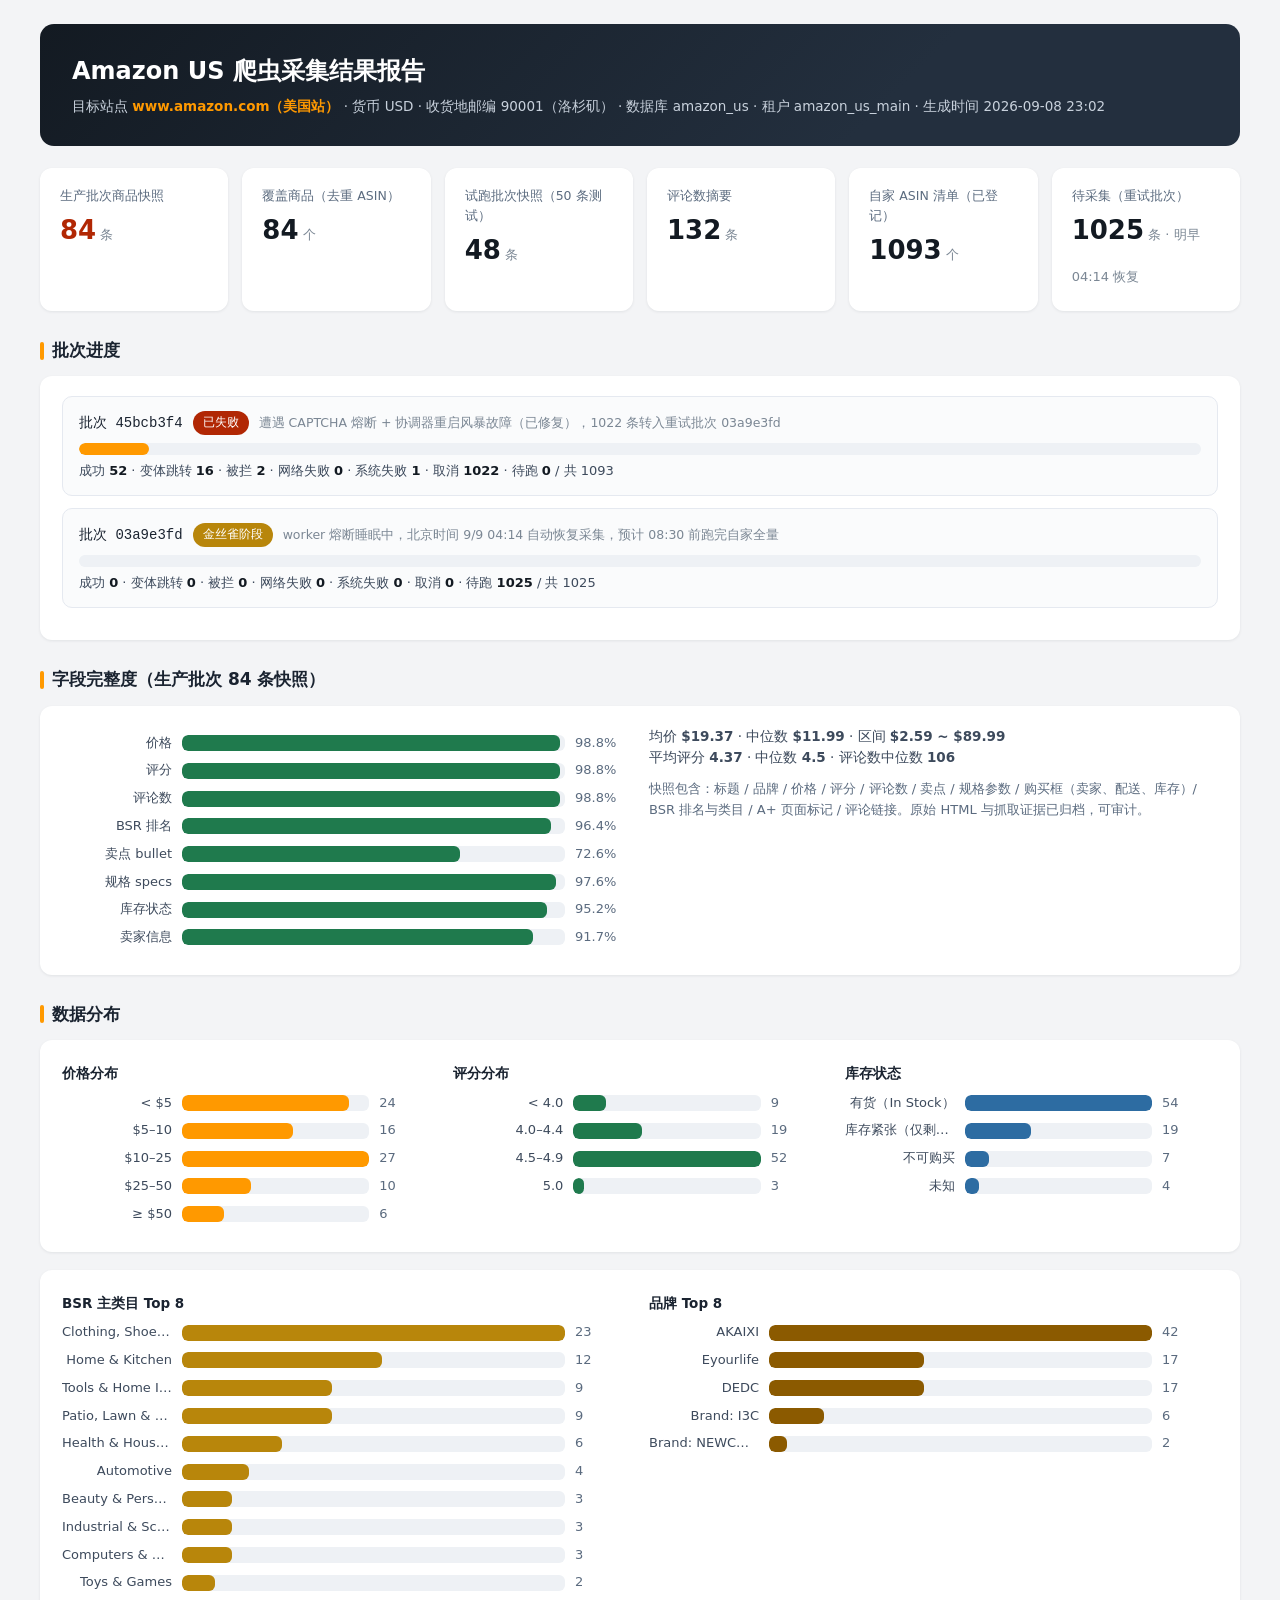
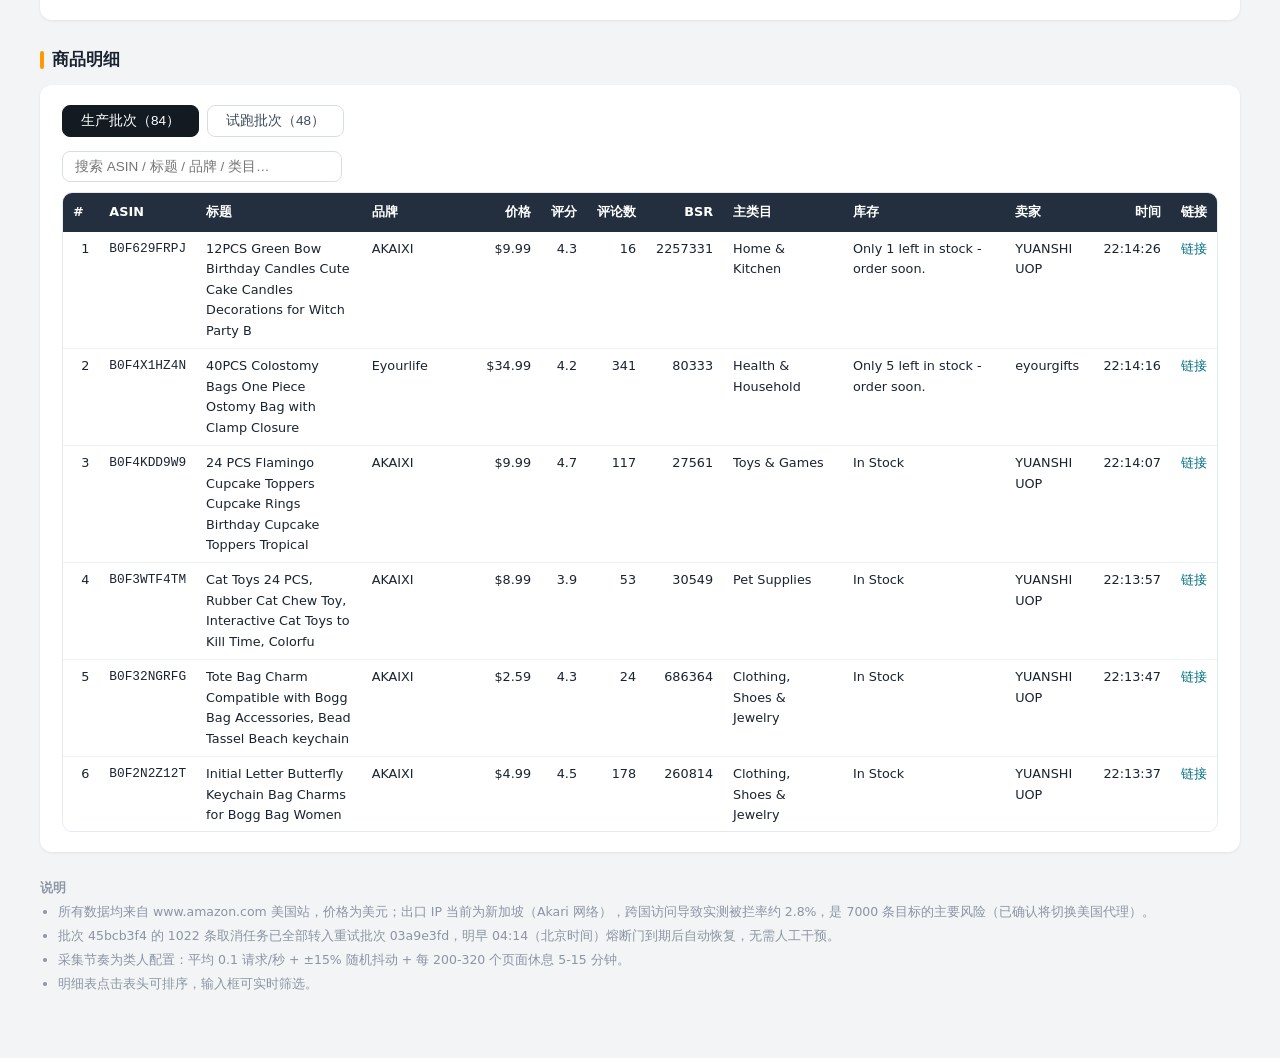
<file: 爬虫结果报告_20260908.html>
<!DOCTYPE html>
<html lang="zh-CN">
<head>
<meta charset="UTF-8">
<meta name="viewport" content="width=device-width,initial-scale=1">
<title>Amazon US 爬虫采集结果报告 · 2026-09-08</title>
<style>
*{margin:0;padding:0;box-sizing:border-box}
body{font-family:"Segoe UI","Microsoft YaHei",system-ui,sans-serif;background:#f3f4f6;color:#1a2330;line-height:1.6}
.wrap{max-width:1240px;margin:0 auto;padding:24px 20px 60px}
.hero{background:linear-gradient(135deg,#131a22 0%,#232f3e 70%);color:#fff;border-radius:14px;padding:28px 32px;margin-bottom:22px}
.hero h1{font-size:24px;margin-bottom:6px}
.hero .sub{color:#c8d1dc;font-size:13.5px}
.hero .sub b{color:#ff9900}
.cards{display:grid;grid-template-columns:repeat(auto-fit,minmax(170px,1fr));gap:14px;margin-bottom:22px}
.card{background:#fff;border-radius:12px;padding:18px 20px;box-shadow:0 1px 3px rgba(16,24,40,.08)}
.card .k{font-size:12.5px;color:#5b6b7f;margin-bottom:4px}
.card .v{font-size:26px;font-weight:700;color:#131a22}
.card .v small{font-size:13px;font-weight:400;color:#7b8794}
.card.accent .v{color:#b12704}
h2{font-size:17px;margin:26px 0 12px;display:flex;align-items:center;gap:8px}
h2::before{content:"";width:4px;height:18px;background:#ff9900;border-radius:2px}
.panel{background:#fff;border-radius:12px;padding:20px 22px;box-shadow:0 1px 3px rgba(16,24,40,.08)}
.grid2{display:grid;grid-template-columns:1fr 1fr;gap:18px}
@media(max-width:860px){.grid2{grid-template-columns:1fr}}
.grid3{display:grid;grid-template-columns:repeat(3,1fr);gap:18px}
@media(max-width:860px){.grid3{grid-template-columns:1fr}}
.bar-row{display:grid;grid-template-columns:110px 1fr 56px;align-items:center;gap:10px;margin:7px 0;font-size:13px}
.bar-label{color:#3d4a5c;text-align:right;overflow:hidden;text-overflow:ellipsis;white-space:nowrap}
.bar-track{background:#eef1f5;border-radius:6px;height:16px;overflow:hidden}
.bar-fill{height:100%;border-radius:6px}
.bar-val{color:#5b6b7f;font-variant-numeric:tabular-nums}
.batch-card{border:1px solid #e5e9f0;border-radius:10px;padding:14px 16px;margin-bottom:12px;background:#fafbfc}
.batch-head{display:flex;align-items:center;gap:10px;flex-wrap:wrap;margin-bottom:8px;font-size:14px}
.badge{font-size:12px;padding:2px 10px;border-radius:999px;color:#fff;background:#7b8794}
.b-running{background:#1f7a4d}.b-canary{background:#b8860b}.b-failed{background:#b12704}
.b-completed{background:#1f7a4d}.b-pending{background:#5b6b7f}.b-stopped{background:#8b5a00}
.batch-note{color:#7b8794;font-size:12.5px}
.prog-track{background:#eef1f5;border-radius:6px;height:12px;overflow:hidden;margin:6px 0}
.prog-fill{height:100%;background:linear-gradient(90deg,#ff9900,#f90);border-radius:6px}
.batch-stats{font-size:13px;color:#3d4a5c}.batch-stats b{color:#131a22}
.tabs{display:flex;gap:8px;margin-bottom:14px}
.tab{padding:6px 18px;border-radius:8px;border:1px solid #d7dde6;background:#fff;cursor:pointer;font-size:13.5px;color:#3d4a5c}
.tab.on{background:#131a22;color:#fff;border-color:#131a22}
.toolbar{display:flex;gap:10px;align-items:center;margin-bottom:10px;flex-wrap:wrap}
.toolbar input{padding:7px 12px;border:1px solid #d7dde6;border-radius:8px;font-size:13.5px;width:280px;outline:none}
.toolbar input:focus{border-color:#ff9900}
.toolbar .cnt{color:#7b8794;font-size:12.5px}
.tblwrap{overflow:auto;max-height:640px;border:1px solid #e5e9f0;border-radius:10px}
table{border-collapse:collapse;width:100%;font-size:12.8px;background:#fff}
thead th{position:sticky;top:0;background:#232f3e;color:#fff;padding:9px 10px;text-align:left;font-weight:600;cursor:pointer;user-select:none;white-space:nowrap;z-index:2}
thead th:hover{background:#37475a}
tbody td{padding:7px 10px;border-bottom:1px solid #eef1f5;vertical-align:top}
tbody tr:hover{background:#fff8ec}
.num{text-align:right;font-variant-numeric:tabular-nums;white-space:nowrap}
.mono{font-family:Consolas,monospace;white-space:nowrap}
.t-title{max-width:330px}
a{color:#007185;text-decoration:none}a:hover{text-decoration:underline}
.foot{margin-top:26px;color:#8b95a3;font-size:12.5px}
.foot li{margin:4px 0 4px 18px}
</style>
</head>
<body>
<div class="wrap">
  <div class="hero">
    <h1>Amazon US 爬虫采集结果报告</h1>
    <div class="sub">目标站点 <b>www.amazon.com（美国站）</b> · 货币 USD · 收货地邮编 90001（洛杉矶） ·
    数据库 amazon_us · 租户 amazon_us_main · 生成时间 2026-09-08 23:02</div>
  </div>

  
<div class="cards">
  <div class="card accent"><div class="k">生产批次商品快照</div><div class="v">84<small> 条</small></div></div>
  <div class="card"><div class="k">覆盖商品（去重 ASIN）</div><div class="v">84<small> 个</small></div></div>
  <div class="card"><div class="k">试跑批次快照（50 条测试）</div><div class="v">48<small> 条</small></div></div>
  <div class="card"><div class="k">评论数摘要</div><div class="v">132<small> 条</small></div></div>
  <div class="card"><div class="k">自家 ASIN 清单（已登记）</div><div class="v">1093<small> 个</small></div></div>
  <div class="card"><div class="k">待采集（重试批次）</div><div class="v">1025<small> 条 · 明早 04:14 恢复</small></div></div>
</div>


  <h2>批次进度</h2>
  <div class="panel">
        <div class="batch-card">
          <div class="batch-head">
            <span class="mono">批次 45bcb3f4</span>
            <span class="badge b-failed">已失败</span>
            <span class="batch-note">遭遇 CAPTCHA 熔断 + 协调器重启风暴故障（已修复），1022 条转入重试批次 03a9e3fd</span>
          </div>
          <div class="prog-track"><div class="prog-fill" style="width:6.2%"></div></div>
          <div class="batch-stats">
            成功 <b>52</b> · 变体跳转 <b>16</b> · 被拦 <b>2</b> ·
            网络失败 <b>0</b> · 系统失败 <b>1</b> ·
            取消 <b>1022</b> · 待跑 <b>0</b> / 共 1093
          </div>
        </div>
        <div class="batch-card">
          <div class="batch-head">
            <span class="mono">批次 03a9e3fd</span>
            <span class="badge b-canary">金丝雀阶段</span>
            <span class="batch-note">worker 熔断睡眠中，北京时间 9/9 04:14 自动恢复采集，预计 08:30 前跑完自家全量</span>
          </div>
          <div class="prog-track"><div class="prog-fill" style="width:0.0%"></div></div>
          <div class="batch-stats">
            成功 <b>0</b> · 变体跳转 <b>0</b> · 被拦 <b>0</b> ·
            网络失败 <b>0</b> · 系统失败 <b>0</b> ·
            取消 <b>0</b> · 待跑 <b>1025</b> / 共 1025
          </div>
        </div></div>

  <h2>字段完整度（生产批次 84 条快照）</h2>
  <div class="panel"><div class="grid2">
    <div><div class="bar-row"><div class="bar-label">价格</div><div class="bar-track"><div class="bar-fill" style="width:98.8%;background:#1f7a4d"></div></div><div class="bar-val">98.8%</div></div><div class="bar-row"><div class="bar-label">评分</div><div class="bar-track"><div class="bar-fill" style="width:98.8%;background:#1f7a4d"></div></div><div class="bar-val">98.8%</div></div><div class="bar-row"><div class="bar-label">评论数</div><div class="bar-track"><div class="bar-fill" style="width:98.8%;background:#1f7a4d"></div></div><div class="bar-val">98.8%</div></div><div class="bar-row"><div class="bar-label">BSR 排名</div><div class="bar-track"><div class="bar-fill" style="width:96.4%;background:#1f7a4d"></div></div><div class="bar-val">96.4%</div></div><div class="bar-row"><div class="bar-label">卖点 bullet</div><div class="bar-track"><div class="bar-fill" style="width:72.6%;background:#1f7a4d"></div></div><div class="bar-val">72.6%</div></div><div class="bar-row"><div class="bar-label">规格 specs</div><div class="bar-track"><div class="bar-fill" style="width:97.6%;background:#1f7a4d"></div></div><div class="bar-val">97.6%</div></div><div class="bar-row"><div class="bar-label">库存状态</div><div class="bar-track"><div class="bar-fill" style="width:95.2%;background:#1f7a4d"></div></div><div class="bar-val">95.2%</div></div><div class="bar-row"><div class="bar-label">卖家信息</div><div class="bar-track"><div class="bar-fill" style="width:91.7%;background:#1f7a4d"></div></div><div class="bar-val">91.7%</div></div></div>
    <div>
      <p style="font-size:13.5px;color:#3d4a5c;margin-bottom:10px">均价 <b>$19.37</b> · 中位数 <b>$11.99</b> · 区间 <b>$2.59 ~ $89.99</b><br>平均评分 <b>4.37</b> · 中位数 <b>4.5</b> · 评论数中位数 <b>106</b></p>
      <p style="font-size:13px;color:#5b6b7f">快照包含：标题 / 品牌 / 价格 / 评分 / 评论数 / 卖点 / 规格参数 /
      购买框（卖家、配送、库存）/ BSR 排名与类目 / A+ 页面标记 / 评论链接。原始 HTML 与抓取证据已归档，可审计。</p>
    </div>
  </div></div>

  <h2>数据分布</h2>
  <div class="panel grid3">
    <div><b style="font-size:13.5px">价格分布</b><div class="bar-row"><div class="bar-label">&lt; $5</div><div class="bar-track"><div class="bar-fill" style="width:88.9%;background:#FF9900"></div></div><div class="bar-val">24</div></div><div class="bar-row"><div class="bar-label">$5–10</div><div class="bar-track"><div class="bar-fill" style="width:59.3%;background:#FF9900"></div></div><div class="bar-val">16</div></div><div class="bar-row"><div class="bar-label">$10–25</div><div class="bar-track"><div class="bar-fill" style="width:100.0%;background:#FF9900"></div></div><div class="bar-val">27</div></div><div class="bar-row"><div class="bar-label">$25–50</div><div class="bar-track"><div class="bar-fill" style="width:37.0%;background:#FF9900"></div></div><div class="bar-val">10</div></div><div class="bar-row"><div class="bar-label">≥ $50</div><div class="bar-track"><div class="bar-fill" style="width:22.2%;background:#FF9900"></div></div><div class="bar-val">6</div></div></div>
    <div><b style="font-size:13.5px">评分分布</b><div class="bar-row"><div class="bar-label">&lt; 4.0</div><div class="bar-track"><div class="bar-fill" style="width:17.3%;background:#1f7a4d"></div></div><div class="bar-val">9</div></div><div class="bar-row"><div class="bar-label">4.0–4.4</div><div class="bar-track"><div class="bar-fill" style="width:36.5%;background:#1f7a4d"></div></div><div class="bar-val">19</div></div><div class="bar-row"><div class="bar-label">4.5–4.9</div><div class="bar-track"><div class="bar-fill" style="width:100.0%;background:#1f7a4d"></div></div><div class="bar-val">52</div></div><div class="bar-row"><div class="bar-label">5.0</div><div class="bar-track"><div class="bar-fill" style="width:5.8%;background:#1f7a4d"></div></div><div class="bar-val">3</div></div></div>
    <div><b style="font-size:13.5px">库存状态</b><div class="bar-row"><div class="bar-label">有货（In Stock）</div><div class="bar-track"><div class="bar-fill" style="width:100.0%;background:#2d6ca2"></div></div><div class="bar-val">54</div></div><div class="bar-row"><div class="bar-label">库存紧张（仅剩少量）</div><div class="bar-track"><div class="bar-fill" style="width:35.2%;background:#2d6ca2"></div></div><div class="bar-val">19</div></div><div class="bar-row"><div class="bar-label">不可购买</div><div class="bar-track"><div class="bar-fill" style="width:13.0%;background:#2d6ca2"></div></div><div class="bar-val">7</div></div><div class="bar-row"><div class="bar-label">未知</div><div class="bar-track"><div class="bar-fill" style="width:7.4%;background:#2d6ca2"></div></div><div class="bar-val">4</div></div></div>
  </div>
  <div class="panel grid2" style="margin-top:18px">
    <div><b style="font-size:13.5px">BSR 主类目 Top 8</b><div class="bar-row"><div class="bar-label">Clothing, Shoes &amp; Jewelry</div><div class="bar-track"><div class="bar-fill" style="width:100.0%;background:#b8860b"></div></div><div class="bar-val">23</div></div><div class="bar-row"><div class="bar-label">Home &amp; Kitchen</div><div class="bar-track"><div class="bar-fill" style="width:52.2%;background:#b8860b"></div></div><div class="bar-val">12</div></div><div class="bar-row"><div class="bar-label">Tools &amp; Home Improvement</div><div class="bar-track"><div class="bar-fill" style="width:39.1%;background:#b8860b"></div></div><div class="bar-val">9</div></div><div class="bar-row"><div class="bar-label">Patio, Lawn &amp; Garden</div><div class="bar-track"><div class="bar-fill" style="width:39.1%;background:#b8860b"></div></div><div class="bar-val">9</div></div><div class="bar-row"><div class="bar-label">Health &amp; Household</div><div class="bar-track"><div class="bar-fill" style="width:26.1%;background:#b8860b"></div></div><div class="bar-val">6</div></div><div class="bar-row"><div class="bar-label">Automotive</div><div class="bar-track"><div class="bar-fill" style="width:17.4%;background:#b8860b"></div></div><div class="bar-val">4</div></div><div class="bar-row"><div class="bar-label">Beauty &amp; Personal Care</div><div class="bar-track"><div class="bar-fill" style="width:13.0%;background:#b8860b"></div></div><div class="bar-val">3</div></div><div class="bar-row"><div class="bar-label">Industrial &amp; Scientific</div><div class="bar-track"><div class="bar-fill" style="width:13.0%;background:#b8860b"></div></div><div class="bar-val">3</div></div><div class="bar-row"><div class="bar-label">Computers &amp; Accessories</div><div class="bar-track"><div class="bar-fill" style="width:13.0%;background:#b8860b"></div></div><div class="bar-val">3</div></div><div class="bar-row"><div class="bar-label">Toys &amp; Games</div><div class="bar-track"><div class="bar-fill" style="width:8.7%;background:#b8860b"></div></div><div class="bar-val">2</div></div></div>
    <div><b style="font-size:13.5px">品牌 Top 8</b><div class="bar-row"><div class="bar-label">AKAIXI</div><div class="bar-track"><div class="bar-fill" style="width:100.0%;background:#8b5a00"></div></div><div class="bar-val">42</div></div><div class="bar-row"><div class="bar-label">Eyourlife</div><div class="bar-track"><div class="bar-fill" style="width:40.5%;background:#8b5a00"></div></div><div class="bar-val">17</div></div><div class="bar-row"><div class="bar-label">DEDC</div><div class="bar-track"><div class="bar-fill" style="width:40.5%;background:#8b5a00"></div></div><div class="bar-val">17</div></div><div class="bar-row"><div class="bar-label">Brand: I3C</div><div class="bar-track"><div class="bar-fill" style="width:14.3%;background:#8b5a00"></div></div><div class="bar-val">6</div></div><div class="bar-row"><div class="bar-label">Brand: NEWCOMDIGI</div><div class="bar-track"><div class="bar-fill" style="width:4.8%;background:#8b5a00"></div></div><div class="bar-val">2</div></div></div>
  </div>

  <h2>商品明细</h2>
  <div class="panel">
    <div class="tabs">
      <button class="tab" data-t="main" onclick="switchTab('main')">生产批次（84）</button>
      <button class="tab" data-t="test" onclick="switchTab('test')">试跑批次（48）</button>
    </div>
    <div id="tbl-main">
      <div class="toolbar"><input placeholder="搜索 ASIN / 标题 / 品牌 / 类目…" oninput="filterTable('q-main','tbl-main-t','cnt-main')"><span class="cnt" id="cnt-main"></span></div>
      <div class="tblwrap"><table data-sortable id="tbl-main-t">
      <thead><tr><th>#</th><th>ASIN</th><th>标题</th><th>品牌</th><th class="num">价格</th><th class="num">评分</th><th class="num">评论数</th><th class="num">BSR</th><th>主类目</th><th>库存</th><th>卖家</th><th class="num">时间</th><th>链接</th></tr></thead>
      <tbody><tr><td class="num">1</td><td class="mono">B0F629FRPJ</td><td class="t-title" title="12PCS Green Bow Birthday Candles Cute Cake Candles Decorations for Witch Party Baby Showers Green Birthday Weeding Anniversary">12PCS Green Bow Birthday Candles Cute Cake Candles Decorations for Witch Party B</td><td>AKAIXI</td><td class="num" data-v="9.99">$9.99</td><td class="num" data-v="4.3">4.3</td><td class="num" data-v="16">16</td><td class="num" data-v="2257331">2257331</td><td>Home &amp; Kitchen</td><td>Only 1 left in stock - order soon.</td><td>YUANSHI UOP</td><td class="num">22:14:26</td><td><a href="https://www.amazon.com/Birthday-Candles-Decorations-Showers-Anniversary/dp/B0F629FRPJ" target="_blank">链接</a></td></tr><tr><td class="num">2</td><td class="mono">B0F4X1HZ4N</td><td class="t-title" title="40PCS Colostomy Bags One Piece Ostomy Bag with Clamp Closure">40PCS Colostomy Bags One Piece Ostomy Bag with Clamp Closure</td><td>Eyourlife</td><td class="num" data-v="34.99">$34.99</td><td class="num" data-v="4.2">4.2</td><td class="num" data-v="341">341</td><td class="num" data-v="80333">80333</td><td>Health &amp; Household</td><td>Only 5 left in stock - order soon.</td><td>eyourgifts</td><td class="num">22:14:16</td><td><a href="https://www.amazon.com/clp/B0F4X1HZ4N" target="_blank">链接</a></td></tr><tr><td class="num">3</td><td class="mono">B0F4KDD9W9</td><td class="t-title" title="24 PCS Flamingo Cupcake Toppers Cupcake Rings Birthday Cupcake Toppers Tropical Flamingo Theme Cupcake Picks for Baby Shower Hawaiian Luau Aloha Summer Party">24 PCS Flamingo Cupcake Toppers Cupcake Rings Birthday Cupcake Toppers Tropical </td><td>AKAIXI</td><td class="num" data-v="9.99">$9.99</td><td class="num" data-v="4.7">4.7</td><td class="num" data-v="117">117</td><td class="num" data-v="27561">27561</td><td>Toys &amp; Games</td><td>In Stock</td><td>YUANSHI UOP</td><td class="num">22:14:07</td><td><a href="https://www.amazon.com/Flamingo-Cupcake-Birthday-Tropical-Hawaiian/dp/B0F4KDD9W9" target="_blank">链接</a></td></tr><tr><td class="num">4</td><td class="mono">B0F3WTF4TM</td><td class="t-title" title="Cat Toys 24 PCS, Rubber Cat Chew Toy, Interactive Cat Toys to Kill Time, Colorful Bracelets Bands for Cat">Cat Toys 24 PCS, Rubber Cat Chew Toy, Interactive Cat Toys to Kill Time, Colorfu</td><td>AKAIXI</td><td class="num" data-v="8.99">$8.99</td><td class="num" data-v="3.9">3.9</td><td class="num" data-v="53">53</td><td class="num" data-v="30549">30549</td><td>Pet Supplies</td><td>In Stock</td><td>YUANSHI UOP</td><td class="num">22:13:57</td><td><a href="https://www.amazon.com/clp/B0F3WTF4TM" target="_blank">链接</a></td></tr><tr><td class="num">5</td><td class="mono">B0F32NGRFG</td><td class="t-title" title="Tote Bag Charm Compatible with Bogg Bag Accessories, Bead Tassel Beach keychain Wrist Leopard Purse Charm Girl Women">Tote Bag Charm Compatible with Bogg Bag Accessories, Bead Tassel Beach keychain </td><td>AKAIXI</td><td class="num" data-v="2.59">$2.59</td><td class="num" data-v="4.3">4.3</td><td class="num" data-v="24">24</td><td class="num" data-v="686364">686364</td><td>Clothing, Shoes &amp; Jewelry</td><td>In Stock</td><td>YUANSHI UOP</td><td class="num">22:13:47</td><td><a href="https://www.amazon.com/clp/B0F32NGRFG" target="_blank">链接</a></td></tr><tr><td class="num">6</td><td class="mono">B0F2N2Z12T</td><td class="t-title" title="Initial Letter Butterfly Keychain Bag Charms for Bogg Bag Women">Initial Letter Butterfly Keychain Bag Charms for Bogg Bag Women</td><td>AKAIXI</td><td class="num" data-v="4.99">$4.99</td><td class="num" data-v="4.5">4.5</td><td class="num" data-v="178">178</td><td class="num" data-v="260814">260814</td><td>Clothing, Shoes &amp; Jewelry</td><td>In Stock</td><td>YUANSHI UOP</td><td class="num">22:13:37</td><td><a href="https://www.amazon.com/AKAIXI-Keychains-Compatible-Accessories-Personalized/dp/B0F98Q87ZG" target="_blank">链接</a></td></tr><tr><td class="num">7</td><td class="mono">B0F2N22FD7</td><td class="t-title" title="Initial Letter Butterfly Keychain Bag Charms for Bogg Bag Women">Initial Letter Butterfly Keychain Bag Charms for Bogg Bag Women</td><td>AKAIXI</td><td class="num" data-v="2.59">$2.59</td><td class="num" data-v="4.5">4.5</td><td class="num" data-v="178">178</td><td class="num" data-v="260886">260886</td><td>Clothing, Shoes &amp; Jewelry</td><td>In Stock</td><td>YUANSHI UOP</td><td class="num">22:13:27</td><td><a href="https://www.amazon.com/AKAIXI-Keychains-Compatible-Accessories-Personalized/dp/B0F98Q87ZG" target="_blank">链接</a></td></tr><tr><td class="num">8</td><td class="mono">B0F2N1XVT7</td><td class="t-title" title="Initial Letter Butterfly Keychain Bag Charms for Bogg Bag Women">Initial Letter Butterfly Keychain Bag Charms for Bogg Bag Women</td><td>AKAIXI</td><td class="num" data-v="4.99">$4.99</td><td class="num" data-v="4.5">4.5</td><td class="num" data-v="178">178</td><td class="num" data-v="260814">260814</td><td>Clothing, Shoes &amp; Jewelry</td><td>In Stock</td><td>YUANSHI UOP</td><td class="num">22:13:17</td><td><a href="https://www.amazon.com/AKAIXI-Keychains-Compatible-Accessories-Personalized/dp/B0F98Q87ZG" target="_blank">链接</a></td></tr><tr><td class="num">9</td><td class="mono">B0F2N1NGDK</td><td class="t-title" title="Initial Letter Butterfly Keychain Bag Charms for Bogg Bag Women">Initial Letter Butterfly Keychain Bag Charms for Bogg Bag Women</td><td>AKAIXI</td><td class="num" data-v="4.99">$4.99</td><td class="num" data-v="4.5">4.5</td><td class="num" data-v="178">178</td><td class="num" data-v="260886">260886</td><td>Clothing, Shoes &amp; Jewelry</td><td>In Stock</td><td>YUANSHI UOP</td><td class="num">22:12:57</td><td><a href="https://www.amazon.com/AKAIXI-Keychains-Compatible-Accessories-Personalized/dp/B0F98Q87ZG" target="_blank">链接</a></td></tr><tr><td class="num">10</td><td class="mono">B0F2N1MJLK</td><td class="t-title" title="Initial Letter Butterfly Keychain Bag Charms for Bogg Bag Women">Initial Letter Butterfly Keychain Bag Charms for Bogg Bag Women</td><td>AKAIXI</td><td class="num" data-v="4.99">$4.99</td><td class="num" data-v="4.5">4.5</td><td class="num" data-v="178">178</td><td class="num" data-v="260814">260814</td><td>Clothing, Shoes &amp; Jewelry</td><td>In Stock</td><td>YUANSHI UOP</td><td class="num">22:12:47</td><td><a href="https://www.amazon.com/AKAIXI-Keychains-Compatible-Accessories-Personalized/dp/B0F98Q87ZG" target="_blank">链接</a></td></tr><tr><td class="num">11</td><td class="mono">B0F2N1C1ZX</td><td class="t-title" title="Initial Letter Butterfly Keychain Bag Charms for Bogg Bag Women">Initial Letter Butterfly Keychain Bag Charms for Bogg Bag Women</td><td>AKAIXI</td><td class="num" data-v="4.99">$4.99</td><td class="num" data-v="4.5">4.5</td><td class="num" data-v="178">178</td><td class="num" data-v="260814">260814</td><td>Clothing, Shoes &amp; Jewelry</td><td>In Stock</td><td>YUANSHI UOP</td><td class="num">22:12:37</td><td><a href="https://www.amazon.com/AKAIXI-Keychains-Compatible-Accessories-Personalized/dp/B0F98Q87ZG" target="_blank">链接</a></td></tr><tr><td class="num">12</td><td class="mono">B0F2N1BV2F</td><td class="t-title" title="Initial Letter Butterfly Keychain Bag Charms for Bogg Bag Women">Initial Letter Butterfly Keychain Bag Charms for Bogg Bag Women</td><td>AKAIXI</td><td class="num" data-v="2.59">$2.59</td><td class="num" data-v="4.5">4.5</td><td class="num" data-v="178">178</td><td class="num" data-v="260814">260814</td><td>Clothing, Shoes &amp; Jewelry</td><td>In Stock</td><td>YUANSHI UOP</td><td class="num">22:12:27</td><td><a href="https://www.amazon.com/AKAIXI-Keychains-Compatible-Accessories-Personalized/dp/B0F98Q87ZG" target="_blank">链接</a></td></tr><tr><td class="num">13</td><td class="mono">B0F2N11L2W</td><td class="t-title" title="Initial Letter Butterfly Keychain Bag Charms for Bogg Bag Women">Initial Letter Butterfly Keychain Bag Charms for Bogg Bag Women</td><td>AKAIXI</td><td class="num" data-v="4.99">$4.99</td><td class="num" data-v="4.5">4.5</td><td class="num" data-v="178">178</td><td class="num" data-v="260814">260814</td><td>Clothing, Shoes &amp; Jewelry</td><td>In Stock</td><td>YUANSHI UOP</td><td class="num">22:12:06</td><td><a href="https://www.amazon.com/AKAIXI-Keychains-Compatible-Accessories-Personalized/dp/B0F98Q87ZG" target="_blank">链接</a></td></tr><tr><td class="num">14</td><td class="mono">B0F2MZPD9W</td><td class="t-title" title="Initial Letter Butterfly Keychain Bag Charms for Bogg Bag Women">Initial Letter Butterfly Keychain Bag Charms for Bogg Bag Women</td><td>AKAIXI</td><td class="num" data-v="4.99">$4.99</td><td class="num" data-v="4.5">4.5</td><td class="num" data-v="178">178</td><td class="num" data-v="260814">260814</td><td>Clothing, Shoes &amp; Jewelry</td><td>In Stock</td><td>YUANSHI UOP</td><td class="num">22:11:47</td><td><a href="https://www.amazon.com/AKAIXI-Keychains-Compatible-Accessories-Personalized/dp/B0F98Q87ZG" target="_blank">链接</a></td></tr><tr><td class="num">15</td><td class="mono">B0F2MZJVQM</td><td class="t-title" title="Initial Letter Butterfly Keychain Bag Charms for Bogg Bag Women">Initial Letter Butterfly Keychain Bag Charms for Bogg Bag Women</td><td>AKAIXI</td><td class="num" data-v="4.99">$4.99</td><td class="num" data-v="4.5">4.5</td><td class="num" data-v="178">178</td><td class="num" data-v="260814">260814</td><td>Clothing, Shoes &amp; Jewelry</td><td>In Stock</td><td>YUANSHI UOP</td><td class="num">22:11:38</td><td><a href="https://www.amazon.com/AKAIXI-Keychains-Compatible-Accessories-Personalized/dp/B0F98Q87ZG" target="_blank">链接</a></td></tr><tr><td class="num">16</td><td class="mono">B0F2MZHKLP</td><td class="t-title" title="Initial Letter Butterfly Keychain Bag Charms for Bogg Bag Women">Initial Letter Butterfly Keychain Bag Charms for Bogg Bag Women</td><td>AKAIXI</td><td class="num" data-v="4.99">$4.99</td><td class="num" data-v="4.5">4.5</td><td class="num" data-v="178">178</td><td class="num" data-v="260814">260814</td><td>Clothing, Shoes &amp; Jewelry</td><td>In Stock</td><td>YUANSHI UOP</td><td class="num">22:11:27</td><td><a href="https://www.amazon.com/AKAIXI-Keychains-Compatible-Accessories-Personalized/dp/B0F98Q87ZG" target="_blank">链接</a></td></tr><tr><td class="num">17</td><td class="mono">B0F2MZ7QW1</td><td class="t-title" title="Initial Letter Butterfly Keychain Bag Charms for Bogg Bag Women">Initial Letter Butterfly Keychain Bag Charms for Bogg Bag Women</td><td>AKAIXI</td><td class="num" data-v="4.99">$4.99</td><td class="num" data-v="4.5">4.5</td><td class="num" data-v="178">178</td><td class="num" data-v="260814">260814</td><td>Clothing, Shoes &amp; Jewelry</td><td>In Stock</td><td>YUANSHI UOP</td><td class="num">22:11:17</td><td><a href="https://www.amazon.com/AKAIXI-Keychains-Compatible-Accessories-Personalized/dp/B0F98Q87ZG" target="_blank">链接</a></td></tr><tr><td class="num">18</td><td class="mono">B0F2MZ47R9</td><td class="t-title" title="Initial Letter Butterfly Keychain Bag Charms for Bogg Bag Women">Initial Letter Butterfly Keychain Bag Charms for Bogg Bag Women</td><td>AKAIXI</td><td class="num" data-v="4.99">$4.99</td><td class="num" data-v="4.5">4.5</td><td class="num" data-v="178">178</td><td class="num" data-v="260814">260814</td><td>Clothing, Shoes &amp; Jewelry</td><td>In Stock</td><td>YUANSHI UOP</td><td class="num">22:11:07</td><td><a href="https://www.amazon.com/AKAIXI-Keychains-Compatible-Accessories-Personalized/dp/B0F98Q87ZG" target="_blank">链接</a></td></tr><tr><td class="num">19</td><td class="mono">B0F2MYXCBG</td><td class="t-title" title="Initial Letter Butterfly Keychain Bag Charms for Bogg Bag Women">Initial Letter Butterfly Keychain Bag Charms for Bogg Bag Women</td><td>AKAIXI</td><td class="num" data-v="2.59">$2.59</td><td class="num" data-v="4.5">4.5</td><td class="num" data-v="178">178</td><td class="num" data-v="260814">260814</td><td>Clothing, Shoes &amp; Jewelry</td><td>In Stock</td><td>YUANSHI UOP</td><td class="num">22:10:57</td><td><a href="https://www.amazon.com/AKAIXI-Keychains-Compatible-Accessories-Personalized/dp/B0F98Q87ZG" target="_blank">链接</a></td></tr><tr><td class="num">20</td><td class="mono">B0F2MYS7NP</td><td class="t-title" title="Initial Letter Butterfly Keychain Bag Charms for Bogg Bag Women">Initial Letter Butterfly Keychain Bag Charms for Bogg Bag Women</td><td>AKAIXI</td><td class="num" data-v="4.99">$4.99</td><td class="num" data-v="4.5">4.5</td><td class="num" data-v="178">178</td><td class="num" data-v="260814">260814</td><td>Clothing, Shoes &amp; Jewelry</td><td>In Stock</td><td>YUANSHI UOP</td><td class="num">22:10:47</td><td><a href="https://www.amazon.com/AKAIXI-Keychains-Compatible-Accessories-Personalized/dp/B0F98Q87ZG" target="_blank">链接</a></td></tr><tr><td class="num">21</td><td class="mono">B0F2MY58NN</td><td class="t-title" title="Initial Letter Butterfly Keychain Bag Charms for Bogg Bag Women">Initial Letter Butterfly Keychain Bag Charms for Bogg Bag Women</td><td>AKAIXI</td><td class="num" data-v="4.99">$4.99</td><td class="num" data-v="4.5">4.5</td><td class="num" data-v="178">178</td><td class="num" data-v="260814">260814</td><td>Clothing, Shoes &amp; Jewelry</td><td>In Stock</td><td>YUANSHI UOP</td><td class="num">22:10:37</td><td><a href="https://www.amazon.com/AKAIXI-Keychains-Compatible-Accessories-Personalized/dp/B0F98Q87ZG" target="_blank">链接</a></td></tr><tr><td class="num">22</td><td class="mono">B0F2MW2J9M</td><td class="t-title" title="Initial Letter Butterfly Keychain Bag Charms for Bogg Bag Women">Initial Letter Butterfly Keychain Bag Charms for Bogg Bag Women</td><td>AKAIXI</td><td class="num" data-v="2.59">$2.59</td><td class="num" data-v="4.5">4.5</td><td class="num" data-v="178">178</td><td class="num" data-v="260814">260814</td><td>Clothing, Shoes &amp; Jewelry</td><td>In Stock</td><td>YUANSHI UOP</td><td class="num">22:10:27</td><td><a href="https://www.amazon.com/AKAIXI-Keychains-Compatible-Accessories-Personalized/dp/B0F98Q87ZG" target="_blank">链接</a></td></tr><tr><td class="num">23</td><td class="mono">B0F2MW1Y6J</td><td class="t-title" title="Initial Letter Butterfly Keychain Bag Charms for Bogg Bag Women">Initial Letter Butterfly Keychain Bag Charms for Bogg Bag Women</td><td>AKAIXI</td><td class="num" data-v="4.99">$4.99</td><td class="num" data-v="4.5">4.5</td><td class="num" data-v="178">178</td><td class="num" data-v="260814">260814</td><td>Clothing, Shoes &amp; Jewelry</td><td>In Stock</td><td>YUANSHI UOP</td><td class="num">22:10:17</td><td><a href="https://www.amazon.com/AKAIXI-Keychains-Compatible-Accessories-Personalized/dp/B0F98Q87ZG" target="_blank">链接</a></td></tr><tr><td class="num">24</td><td class="mono">B0F2MVP3JW</td><td class="t-title" title="Initial Letter Butterfly Keychain Bag Charms for Bogg Bag Women">Initial Letter Butterfly Keychain Bag Charms for Bogg Bag Women</td><td>AKAIXI</td><td class="num" data-v="4.99">$4.99</td><td class="num" data-v="4.5">4.5</td><td class="num" data-v="178">178</td><td class="num" data-v="260814">260814</td><td>Clothing, Shoes &amp; Jewelry</td><td>In Stock</td><td>YUANSHI UOP</td><td class="num">22:10:07</td><td><a href="https://www.amazon.com/AKAIXI-Keychains-Compatible-Accessories-Personalized/dp/B0F98Q87ZG" target="_blank">链接</a></td></tr><tr><td class="num">25</td><td class="mono">B0F2MVCB3J</td><td class="t-title" title="Initial Letter Butterfly Keychain Bag Charms for Bogg Bag Women">Initial Letter Butterfly Keychain Bag Charms for Bogg Bag Women</td><td>AKAIXI</td><td class="num" data-v="4.99">$4.99</td><td class="num" data-v="4.5">4.5</td><td class="num" data-v="178">178</td><td class="num" data-v="260814">260814</td><td>Clothing, Shoes &amp; Jewelry</td><td>In Stock</td><td>YUANSHI UOP</td><td class="num">22:09:56</td><td><a href="https://www.amazon.com/clp/B0F2MVCB3J" target="_blank">链接</a></td></tr><tr><td class="num">26</td><td class="mono">B0F2MV8Y64</td><td class="t-title" title="Initial Letter Butterfly Keychain Bag Charms for Bogg Bag Women">Initial Letter Butterfly Keychain Bag Charms for Bogg Bag Women</td><td>AKAIXI</td><td class="num" data-v="4.99">$4.99</td><td class="num" data-v="4.5">4.5</td><td class="num" data-v="178">178</td><td class="num" data-v="260814">260814</td><td>Clothing, Shoes &amp; Jewelry</td><td>In Stock</td><td>YUANSHI UOP</td><td class="num">22:09:47</td><td><a href="https://www.amazon.com/AKAIXI-Keychains-Compatible-Accessories-Personalized/dp/B0F98Q87ZG" target="_blank">链接</a></td></tr><tr><td class="num">27</td><td class="mono">B0F2MPMD2L</td><td class="t-title" title="60Pcs Soccer Bandages for Sports Training First Aid Latex Free">60Pcs Soccer Bandages for Sports Training First Aid Latex Free</td><td>AKAIXI</td><td class="num" data-v="7.99">$7.99</td><td class="num" data-v="4.5">4.5</td><td class="num" data-v="194">194</td><td class="num" data-v="59209">59209</td><td>Health &amp; Household</td><td>In Stock</td><td>YUANSHI UOP</td><td class="num">22:09:37</td><td><a href="https://www.amazon.com/AKAIXI-Soccer-Bandages-Sports-Training/dp/B0F2MPMD2L" target="_blank">链接</a></td></tr><tr><td class="num">28</td><td class="mono">B0F2MNB9WX</td><td class="t-title" title="60Pcs Basketball Bandages for Sports Training First Aid Latex Free">60Pcs Basketball Bandages for Sports Training First Aid Latex Free</td><td>AKAIXI</td><td class="num" data-v="7.99">$7.99</td><td class="num" data-v="4.5">4.5</td><td class="num" data-v="194">194</td><td class="num" data-v="59209">59209</td><td>Health &amp; Household</td><td>In Stock</td><td>YUANSHI UOP</td><td class="num">22:09:27</td><td><a href="https://www.amazon.com/AKAIXI-Basketball-Bandages-Sports-Training/dp/B0F2MNB9WX" target="_blank">链接</a></td></tr><tr><td class="num">29</td><td class="mono">B0F2F74SXH</td><td class="t-title" title="12Pcs 10&quot; Building Block Paper Lanterns for Party Decorations">12Pcs 10&quot; Building Block Paper Lanterns for Party Decorations</td><td>AKAIXI</td><td class="num" data-v="14.99">$14.99</td><td class="num" data-v="4.4">4.4</td><td class="num" data-v="69">69</td><td class="num" data-v="170788">170788</td><td>Tools &amp; Home Improvement</td><td>Only 1 left in stock - order soon.</td><td>YUANSHI UOP</td><td class="num">22:08:47</td><td><a href="https://www.amazon.com/clp/B0F2F74SXH" target="_blank">链接</a></td></tr><tr><td class="num">30</td><td class="mono">B0F2982WKQ</td><td class="t-title" title="48pcs Pink and Green Hair Ties Elastic Webbing No Trace">48pcs Pink and Green Hair Ties Elastic Webbing No Trace</td><td>AKAIXI</td><td class="num" data-v="3.99">$3.99</td><td class="num" data-v="4.8">4.8</td><td class="num" data-v="19">19</td><td class="num" data-v="328773">328773</td><td>Beauty &amp; Personal Care</td><td>In Stock</td><td>YUANSHI UOP</td><td class="num">22:08:27</td><td><a href="https://www.amazon.com/clp/B0F2982WKQ" target="_blank">链接</a></td></tr><tr><td class="num">31</td><td class="mono">B0F243DXLY</td><td class="t-title" title="12PCS Witch Pink and Green Paper Lanterns, 10 Inch Hanging Round Paper Lanterns Party Decorations for Birthday Wedding Baby Shower Tea Martini Cactus Party Supplies Home Decor">12PCS Witch Pink and Green Paper Lanterns, 10 Inch Hanging Round Paper Lanterns </td><td>AKAIXI</td><td class="num" data-v="11.99">$11.99</td><td class="num" data-v="4.4">4.4</td><td class="num" data-v="69">69</td><td class="num" data-v="170788">170788</td><td>Tools &amp; Home Improvement</td><td>In Stock</td><td>YUANSHI UOP</td><td class="num">22:08:17</td><td><a href="https://www.amazon.com/Lanterns-Hanging-Decorations-Birthday-Supplies/dp/B0F243DXLY" target="_blank">链接</a></td></tr><tr><td class="num">32</td><td class="mono">B0DZNQ64VG</td><td class="t-title" title="13FT Halloween Blue Shark Inflatable Arch for Yard Lawn Decor">13FT Halloween Blue Shark Inflatable Arch for Yard Lawn Decor</td><td>Eyourlife</td><td class="num" data-v="84.99">$84.99</td><td class="num" data-v="4.3">4.3</td><td class="num" data-v="44">44</td><td class="num" data-v="123816">123816</td><td>Patio, Lawn &amp; Garden</td><td>Only 6 left in stock - order soon.</td><td>eyourgifts</td><td class="num">22:07:58</td><td><a href="https://www.amazon.com/clp/B0DZNQ64VG" target="_blank">链接</a></td></tr><tr><td class="num">33</td><td class="mono">B0DYTTQQ1F</td><td class="t-title" title="Chair Pockets for Classrooms Set of 12 Pencil Chairback Buddy Pocket for Kids 17 X 18 Inch Chair Organizer with Name Slot Seat Storage Pockets for Classroom Home, 12 Pcs White Card Paper">Chair Pockets for Classrooms Set of 12 Pencil Chairback Buddy Pocket for Kids 17</td><td>AKAIXI</td><td class="num" data-v="39.99">$39.99</td><td class="num" data-v="3.3">3.3</td><td class="num" data-v="11">11</td><td class="num" data-v="368917">368917</td><td>Office Products</td><td>We don&#x27;t know when or if this item will be back in stock. Currently unavailable.</td><td>-</td><td class="num">22:07:37</td><td><a href="https://www.amazon.com/Pockets-Classrooms-Chairback-Organizer-Classroom/dp/B0DYTTQQ1F" target="_blank">链接</a></td></tr><tr><td class="num">34</td><td class="mono">B0DY7N1PL1</td><td class="t-title" title="5FT Hello Summer Surfboard Inflatable Blow Up Decoration for Pool Beach">5FT Hello Summer Surfboard Inflatable Blow Up Decoration for Pool Beach</td><td>Eyourlife</td><td class="num" data-v="8.99">$8.99</td><td class="num" data-v="4.4">4.4</td><td class="num" data-v="46">46</td><td class="num" data-v="68261">68261</td><td>Patio, Lawn &amp; Garden</td><td>In Stock</td><td>JanNo1</td><td class="num">22:07:26</td><td><a href="https://www.amazon.com/Eyourlife-Surfboard-Inflatable-Decoration-Decorations/dp/B0DY7N1PL1" target="_blank">链接</a></td></tr><tr><td class="num">35</td><td class="mono">B0DY11MQWZ</td><td class="t-title" title="DEDC 2Pcs Red Universal Aluminum Magnetic Grooved Pinch Weld Jack Pad">DEDC 2Pcs Red Universal Aluminum Magnetic Grooved Pinch Weld Jack Pad</td><td>DEDC</td><td class="num" data-v="23.48">$23.48</td><td class="num" data-v="4.5">4.5</td><td class="num" data-v="56">56</td><td class="num" data-v="4307">4307</td><td>Industrial &amp; Scientific</td><td>In Stock</td><td>DEDCcard</td><td class="num">22:07:07</td><td><a href="https://www.amazon.com/clp/B0DY11MQWZ" target="_blank">链接</a></td></tr><tr><td class="num">36</td><td class="mono">B0DXYY2X42</td><td class="t-title" title="5.3 Inches Tall Baseball Trophy for Kids Champions League Trophy Team Awards Baseball Homerun Game Awards Medals Sports Trophy Premier League Trophy with DIY Stickers">5.3 Inches Tall Baseball Trophy for Kids Champions League Trophy Team Awards Bas</td><td>Eyourlife</td><td class="num" data-v="27.99">$27.99</td><td class="num" data-v="4.0">4.0</td><td class="num" data-v="7">7</td><td class="num" data-v="893271">893271</td><td>Sports &amp; Outdoors</td><td>Only 1 left in stock - order soon.</td><td>eyourgifts</td><td class="num">22:06:46</td><td><a href="https://www.amazon.com/Eyourlife-Baseball-Champions-Homerun-Stickers/dp/B0DXZKPF35" target="_blank">链接</a></td></tr><tr><td class="num">37</td><td class="mono">B0DXVGKRLG</td><td class="t-title" title="9FT Giant Baseball Inflatable Arch for Baseball Field Party Decor">9FT Giant Baseball Inflatable Arch for Baseball Field Party Decor</td><td>Eyourlife</td><td class="num" data-v="89.99">$89.99</td><td class="num" data-v="4.6">4.6</td><td class="num" data-v="75">75</td><td class="num" data-v="26850">26850</td><td>Patio, Lawn &amp; Garden</td><td>In Stock</td><td>JanNo1</td><td class="num">22:06:38</td><td><a href="https://www.amazon.com/clp/B0DXVGKRLG" target="_blank">链接</a></td></tr><tr><td class="num">38</td><td class="mono">B0DXKC9R54</td><td class="t-title" title="6FT Boho Rainbow Table Skirt Colorful Teacher Desk Skirt Classroom Desk Skirts for Back to School Decor Classroom Table Skirts for Back to School Supplies Office Bookcase Cabinet Decorations">6FT Boho Rainbow Table Skirt Colorful Teacher Desk Skirt Classroom Desk Skirts f</td><td>AKAIXI</td><td class="num" data-v="13.99">$13.99</td><td class="num" data-v="4.5">4.5</td><td class="num" data-v="181">181</td><td class="num" data-v="38953">38953</td><td>Home &amp; Kitchen</td><td>Only 1 left in stock - order soon.</td><td>YUANSHI UOP</td><td class="num">22:06:17</td><td><a href="https://www.amazon.com/clp/B0DXKC9R54" target="_blank">链接</a></td></tr><tr><td class="num">39</td><td class="mono">B0DXK5BFCN</td><td class="t-title" title="9FT Boho Rainbow Table Skirt Colorful Teacher Desk Skirt Classroom Desk Skirts for Back to School Decor Classroom Table Skirts for Back to School Supplies Office Bookcase Cabinet Decorations">9FT Boho Rainbow Table Skirt Colorful Teacher Desk Skirt Classroom Desk Skirts f</td><td>AKAIXI</td><td class="num" data-v="9.99">$9.99</td><td class="num" data-v="4.5">4.5</td><td class="num" data-v="181">181</td><td class="num" data-v="38953">38953</td><td>Home &amp; Kitchen</td><td>In Stock</td><td>YUANSHI UOP</td><td class="num">22:06:08</td><td><a href="https://www.amazon.com/9FT-Colorful-Classroom-Supplies-Decorations/dp/B0DXK5BFCN" target="_blank">链接</a></td></tr><tr><td class="num">40</td><td class="mono">B0DXK43XCF</td><td class="t-title" title="9FT Black and White Table Skirt Polka Dots Teacher Desk Skirt Classroom Desk Skirts for Back to School Decor Classroom Table Skirts for Back to School Supplies Office Bookcase Cabinet Decorations">9FT Black and White Table Skirt Polka Dots Teacher Desk Skirt Classroom Desk Ski</td><td>AKAIXI</td><td class="num" data-v="26.99">$26.99</td><td class="num" data-v="4.5">4.5</td><td class="num" data-v="181">181</td><td class="num" data-v="38953">38953</td><td>Home &amp; Kitchen</td><td>-</td><td>YUANSHI UOP</td><td class="num">22:05:57</td><td><a href="https://www.amazon.com/9FT-Classroom-Supplies-Bookcase-Decorations/dp/B0DXK43XCF" target="_blank">链接</a></td></tr><tr><td class="num">41</td><td class="mono">B0DXJRD3XG</td><td class="t-title" title="6FT Eucalyptus Leaf Table Skirt Sage Green Teacher Desk Skirt Classroom Desk Skirts for Back to School Decor Classroom Table Skirts for Back to School Supplies Office Bookcase Cabinet Decorations">6FT Eucalyptus Leaf Table Skirt Sage Green Teacher Desk Skirt Classroom Desk Ski</td><td>AKAIXI</td><td class="num" data-v="16.99">$16.99</td><td class="num" data-v="4.5">4.5</td><td class="num" data-v="181">181</td><td class="num" data-v="38953">38953</td><td>Home &amp; Kitchen</td><td>-</td><td>YUANSHI UOP</td><td class="num">22:05:47</td><td><a href="https://www.amazon.com/clp/B0DXJRD3XG" target="_blank">链接</a></td></tr><tr><td class="num">42</td><td class="mono">B0DX7B7Y69</td><td class="t-title" title="6pcs Boho Rainbow Classroom Curtains for Back to School Rainbow Classroom Decor Colorful Curtains for First Day of School Kindergarten Daycare Bedroom Living Room Playroom 36&quot;X24&quot;">6pcs Boho Rainbow Classroom Curtains for Back to School Rainbow Classroom Decor </td><td>AKAIXI</td><td class="num" data-v="7.99">$7.99</td><td class="num" data-v="4.6">4.6</td><td class="num" data-v="34">34</td><td class="num" data-v="382085">382085</td><td>Home &amp; Kitchen</td><td>In Stock</td><td>YUANSHI UOP</td><td class="num">22:05:37</td><td><a href="https://www.amazon.com/AKAIXI-Classroom-Curtains-Colorful-Kindergarten/dp/B0DX7B7Y69" target="_blank">链接</a></td></tr><tr><td class="num">43</td><td class="mono">B0DX79QNQ3</td><td class="t-title" title="6pcs Eucalyptus Leaf Classroom Curtains Back to School Eucalyptus Decor for First Day of School Green Plant Curtains Classroom Decor Kindergarten Daycare Bedroom Living Room Playroom 36&quot;X24&quot;">6pcs Eucalyptus Leaf Classroom Curtains Back to School Eucalyptus Decor for Firs</td><td>AKAIXI</td><td class="num" data-v="9.99">$9.99</td><td class="num" data-v="4.6">4.6</td><td class="num" data-v="34">34</td><td class="num" data-v="382085">382085</td><td>Home &amp; Kitchen</td><td>Only 6 left in stock - order soon.</td><td>YUANSHI UOP</td><td class="num">22:05:27</td><td><a href="https://www.amazon.com/AKAIXI-Eucalyptus-Classroom-Curtains-Kindergarten/dp/B0DX79QNQ3" target="_blank">链接</a></td></tr><tr><td class="num">44</td><td class="mono">B0DWS2KDPZ</td><td class="t-title" title="6Pcs Classroom Curtains Pastel Pop Back to School Curtain Colorful Candy Rainbow Curtains for First Day of School Classroom Supplies Kindergarten Daycare Primary Bedroom Decor 36&quot; x 24&quot;">6Pcs Classroom Curtains Pastel Pop Back to School Curtain Colorful Candy Rainbow</td><td>AKAIXI</td><td class="num" data-v="19.99">$19.99</td><td class="num" data-v="4.6">4.6</td><td class="num" data-v="34">34</td><td class="num" data-v="382085">382085</td><td>Home &amp; Kitchen</td><td>In Stock</td><td>YUANSHI UOP</td><td class="num">22:05:17</td><td><a href="https://www.amazon.com/clp/B0DWS2KDPZ" target="_blank">链接</a></td></tr><tr><td class="num">45</td><td class="mono">B0DTPYZ9QS</td><td class="t-title" title="12Pcs Baseball Ribbon Keychains, 5.5 in Baseball Wristlet Lanyard keychain With 2.75 in PVC DIY Name Id Baseball Card For Boys Girls Baseball Sports Eenthusiast Game Day Team Gift">12Pcs Baseball Ribbon Keychains, 5.5 in Baseball Wristlet Lanyard keychain With </td><td>Eyourlife</td><td class="num" data-v="6.99">$6.99</td><td class="num" data-v="4.6">4.6</td><td class="num" data-v="99">99</td><td class="num" data-v="498450">498450</td><td>Home &amp; Kitchen</td><td>In Stock</td><td>eyourgifts</td><td class="num">22:05:07</td><td><a href="https://www.amazon.com/clp/B0DTPYZ9QS" target="_blank">链接</a></td></tr><tr><td class="num">46</td><td class="mono">B0DTPYSQYQ</td><td class="t-title" title="12Pcs Softball Ribbon Keychains, 5.5 in Softball Wristlet Lanyard keychain With 2.75 in PVC DIY Name Id Softball Card For Boys Girls Softball Sports Eenthusiast Game Day Team Gift">12Pcs Softball Ribbon Keychains, 5.5 in Softball Wristlet Lanyard keychain With </td><td>Eyourlife</td><td class="num" data-v="7.99">$7.99</td><td class="num" data-v="4.6">4.6</td><td class="num" data-v="99">99</td><td class="num" data-v="498450">498450</td><td>Home &amp; Kitchen</td><td>-</td><td>eyourgifts</td><td class="num">22:04:56</td><td><a href="https://www.amazon.com/clp/B0DTPYSQYQ" target="_blank">链接</a></td></tr><tr><td class="num">47</td><td class="mono">B0DS61HYFS</td><td class="t-title" title="6FT Grand Opening Inflatable Outdoor Decoration,Built-in 3 LED Lights Open Signs for Business Advertising Grand Opening Commercial Activities for Restaurant Retail Salon Bar Stores Cafe Office">6FT Grand Opening Inflatable Outdoor Decoration,Built-in 3 LED Lights Open Signs</td><td>Eyourlife</td><td class="num" data-v="24.99">$24.99</td><td class="num" data-v="4.9">4.9</td><td class="num" data-v="6">6</td><td class="num" data-v="441247">441247</td><td>Office Products</td><td>-</td><td>eyourgifts</td><td class="num">22:04:47</td><td><a href="https://www.amazon.com/clp/B0DS61HYFS" target="_blank">链接</a></td></tr><tr><td class="num">48</td><td class="mono">B0DRYH31B2</td><td class="t-title" title="12FT Giant Summer Flamingo Inflatable Arch Outdoor Decorations">12FT Giant Summer Flamingo Inflatable Arch Outdoor Decorations</td><td>Eyourlife</td><td class="num" data-v="78.0">$78.00</td><td class="num" data-v="4.4">4.4</td><td class="num" data-v="46">46</td><td class="num" data-v="68261">68261</td><td>Patio, Lawn &amp; Garden</td><td>In Stock</td><td>JanNo1</td><td class="num">22:04:27</td><td><a href="https://www.amazon.com/clp/B0DRYH31B2" target="_blank">链接</a></td></tr><tr><td class="num">49</td><td class="mono">B0DRY8YTMJ</td><td class="t-title" title="6FT Giant Inflatable Pencil Welcome Back to School Decoration">6FT Giant Inflatable Pencil Welcome Back to School Decoration</td><td>Eyourlife</td><td class="num" data-v="19.99">$19.99</td><td class="num" data-v="4.6">4.6</td><td class="num" data-v="27">27</td><td class="num" data-v="32807">32807</td><td>Patio, Lawn &amp; Garden</td><td>Only 2 left in stock - order soon.</td><td>JanNo1</td><td class="num">22:04:07</td><td><a href="https://www.amazon.com/clp/B0DRY8YTMJ" target="_blank">链接</a></td></tr><tr><td class="num">50</td><td class="mono">B0DQ19JM11</td><td class="t-title" title="12Pcs 10&quot; Blue Sky White Cloud Paper Lanterns for Party Decorations">12Pcs 10&quot; Blue Sky White Cloud Paper Lanterns for Party Decorations</td><td>AKAIXI</td><td class="num" data-v="21.99">$21.99</td><td class="num" data-v="4.4">4.4</td><td class="num" data-v="69">69</td><td class="num" data-v="170788">170788</td><td>Tools &amp; Home Improvement</td><td>Only 5 left in stock - order soon.</td><td>YUANSHI UOP</td><td class="num">22:03:57</td><td><a href="https://www.amazon.com/clp/B0DQ19JM11" target="_blank">链接</a></td></tr><tr><td class="num">51</td><td class="mono">B0DPX6RPVQ</td><td class="t-title" title="DEDC 4Pcs Orange Universal Aluminum Magnetic Grooved Pinch Weld Jack Pad">DEDC 4Pcs Orange Universal Aluminum Magnetic Grooved Pinch Weld Jack Pad</td><td>DEDC</td><td class="num" data-v="56.99">$56.99</td><td class="num" data-v="3.2">3.2</td><td class="num" data-v="15">15</td><td class="num" data-v="4307">4307</td><td>Industrial &amp; Scientific</td><td>In Stock</td><td>DEDCcard</td><td class="num">22:03:47</td><td><a href="https://www.amazon.com/clp/B0DPX6RPVQ" target="_blank">链接</a></td></tr><tr><td class="num">52</td><td class="mono">B0DPMD58CN</td><td class="t-title" title="4Pcs 6.6FT Retractable Remote Control Tether with Adjustable Leash, TV Remote Tether for TV and DVD, Never Lose TV Remote Again">4Pcs 6.6FT Retractable Remote Control Tether with Adjustable Leash, TV Remote Te</td><td>Brand: I3C</td><td class="num" data-v="11.99">$11.99</td><td class="num" data-v="3.7">3.7</td><td class="num" data-v="348">348</td><td class="num" data-v="24642">24642</td><td>Electronics</td><td>In Stock</td><td>eyourgifts</td><td class="num">22:03:38</td><td><a href="https://www.amazon.com/I3C-Retractable-Remote-Control-Adjustable/dp/B0DPMD58CN" target="_blank">链接</a></td></tr><tr><td class="num">53</td><td class="mono">B0DP73ND9B</td><td class="t-title" title="8Ft Giant Pencil Back to School Inflatable for Campus Classrooms">8Ft Giant Pencil Back to School Inflatable for Campus Classrooms</td><td>Eyourlife</td><td class="num" data-v="29.99">$29.99</td><td class="num" data-v="4.6">4.6</td><td class="num" data-v="27">27</td><td class="num" data-v="32807">32807</td><td>Patio, Lawn &amp; Garden</td><td>Only 11 left in stock - order soon.</td><td>JanNo1</td><td class="num">22:03:17</td><td><a href="https://www.amazon.com/clp/B0DP73ND9B" target="_blank">链接</a></td></tr><tr><td class="num">54</td><td class="mono">B0DNSWH1HB</td><td class="t-title" title="24 Pack Softball Lip Balm Bulk Moisturizing Beeswax Vanilla Lipstick">24 Pack Softball Lip Balm Bulk Moisturizing Beeswax Vanilla Lipstick</td><td>AKAIXI</td><td class="num" data-v="25.99">$25.99</td><td class="num" data-v="4.6">4.6</td><td class="num" data-v="55">55</td><td class="num" data-v="108698">108698</td><td>Beauty &amp; Personal Care</td><td>In Stock</td><td>YUANSHI UOP</td><td class="num">22:02:58</td><td><a href="https://www.amazon.com/clp/B0DNSWH1HB" target="_blank">链接</a></td></tr><tr><td class="num">55</td><td class="mono">B0DNSVB7P5</td><td class="t-title" title="12 Pack Softball Lip Balm Bulk Moisturizing Beeswax Vanilla Lipstick">12 Pack Softball Lip Balm Bulk Moisturizing Beeswax Vanilla Lipstick</td><td>AKAIXI</td><td class="num" data-v="18.99">$18.99</td><td class="num" data-v="4.6">4.6</td><td class="num" data-v="55">55</td><td class="num" data-v="108698">108698</td><td>Beauty &amp; Personal Care</td><td>In Stock</td><td>YUANSHI UOP</td><td class="num">22:02:47</td><td><a href="https://www.amazon.com/AKAIXI-Softball-softball-Moisturizing-Chapstick/dp/B0DNSVB7P5" target="_blank">链接</a></td></tr><tr><td class="num">56</td><td class="mono">B0DJSQXQ7C</td><td class="t-title" title="12Pcs Softball Luggage Tags for Name ID Travel Bag Suitcase Label">12Pcs Softball Luggage Tags for Name ID Travel Bag Suitcase Label</td><td>Eyourlife</td><td class="num" data-v="9.99">$9.99</td><td class="num" data-v="4.6">4.6</td><td class="num" data-v="468">468</td><td class="num" data-v="38473">38473</td><td>Clothing, Shoes &amp; Jewelry</td><td>Only 19 left in stock - order soon.</td><td>eyourgifts</td><td class="num">22:02:27</td><td><a href="https://www.amazon.com/clp/B0DJSQXQ7C" target="_blank">链接</a></td></tr><tr><td class="num">57</td><td class="mono">B0DFHFGW4F</td><td class="t-title" title="240Pcs Baseball Bandages, Waterproof PE Adhesive Bandage for Minor Wound Care, Hypoallergenic Bandages Baseball Team First Aid Supplies for Boys Girls Kids &amp; Baseball Moms, Latex Free">240Pcs Baseball Bandages, Waterproof PE Adhesive Bandage for Minor Wound Care, H</td><td>AKAIXI</td><td class="num" data-v="7.99">$7.99</td><td class="num" data-v="4.5">4.5</td><td class="num" data-v="28">28</td><td class="num" data-v="386893">386893</td><td>Health &amp; Household</td><td>We don&#x27;t know when or if this item will be back in stock. Currently unavailable.</td><td>-</td><td class="num">22:02:17</td><td><a href="https://www.amazon.com/Baseball-Waterproof-Bandages-Swimming-Adhesive/dp/B0DFHFGW4F" target="_blank">链接</a></td></tr><tr><td class="num">58</td><td class="mono">B0DFBTX5R4</td><td class="t-title" title="5FT Summer Inflatable Campfire Blow-up Fake Campfire Built-in 4 LED Lights for Summer Inflatables Outdoor Decorations Inflatable Fake Fire for Bonfire Birthday Party Decor Supplies Yard Lawn Garden">5FT Summer Inflatable Campfire Blow-up Fake Campfire Built-in 4 LED Lights for S</td><td>Eyourlife</td><td class="num" data-v="39.99">$39.99</td><td class="num" data-v="4.2">4.2</td><td class="num" data-v="71">71</td><td class="num" data-v="22181">22181</td><td>Patio, Lawn &amp; Garden</td><td>In Stock</td><td>JanNo1</td><td class="num">22:02:07</td><td><a href="https://www.amazon.com/Inflatable-Campfire-Decoration-Decorations-Birthday/dp/B0DFBTX5R4" target="_blank">链接</a></td></tr><tr><td class="num">59</td><td class="mono">B0DB5V3J8Y</td><td class="t-title" title="DEDC 2-Pack Graded Card Acrylic Display Case for Slab Guard 99.6% UVR &amp; 99.8% Clarity 3.2cm Thick Magnetic Standing Independently Display Box for Sport &amp; TCG Trading Card White Frame with 1 Cloth">DEDC 2-Pack Graded Card Acrylic Display Case for Slab Guard 99.6% UVR &amp; 99.8% Cl</td><td>DEDC</td><td class="num" data-v="44.99">$44.99</td><td class="num" data-v="5.0">5.0</td><td class="num" data-v="3">3</td><td class="num" data-v="25273">25273</td><td>Toys &amp; Games</td><td>In Stock</td><td>DEDCcard</td><td class="num">22:01:46</td><td><a href="https://www.amazon.com/DEDC-Acrylic-Magnetic-Standing-Independently/dp/B0DB5V3J8Y" target="_blank">链接</a></td></tr><tr><td class="num">60</td><td class="mono">B0D8PP76J5</td><td class="t-title" title="5.4FT Giant Inflatable Trophy Outdoor Decorations Blow up Trophy Decor Built in 4 LED Lights for Award Trophies Inflatable Decorations Large Trophies Supplies for Sports Competitions Party">5.4FT Giant Inflatable Trophy Outdoor Decorations Blow up Trophy Decor Built in </td><td>Eyourlife</td><td class="num" data-v="49.99">$49.99</td><td class="num" data-v="5.0">5.0</td><td class="num" data-v="11">11</td><td class="num" data-v="62730">62730</td><td>Patio, Lawn &amp; Garden</td><td>In Stock</td><td>JanNo1</td><td class="num">22:01:37</td><td><a href="https://www.amazon.com/Inflatable-Outdoor-Decorations-Supplies-Competitions/dp/B0D8PP76J5" target="_blank">链接</a></td></tr><tr><td class="num">61</td><td class="mono">B0D5MKRK93</td><td class="t-title" title="Back to School Inflatable Outdoor Decorations:4.9FT Back to School Decor Built in 2 Bright LED Lights for Classroom Decor Blow up Yard Inflatable Decorations for First Day of School Party Garden Lawn">Back to School Inflatable Outdoor Decorations:4.9FT Back to School Decor Built i</td><td>Eyourlife</td><td class="num" data-v="19.99">$19.99</td><td class="num" data-v="4.5">4.5</td><td class="num" data-v="72">72</td><td class="num" data-v="27160">27160</td><td>Patio, Lawn &amp; Garden</td><td>Only 5 left in stock - order soon.</td><td>JanNo1</td><td class="num">22:01:27</td><td><a href="https://www.amazon.com/clp/B0D5MKRK93" target="_blank">链接</a></td></tr><tr><td class="num">62</td><td class="mono">B0CT8DXT1G</td><td class="t-title" title="2pcs LED Cold White Lights Base, Color Temperature 6000K,Round Wooden Lighted Base, USB Crystal Sphere Holder,Display Stand for 3D Crystal Glass Resin Art">2pcs LED Cold White Lights Base, Color Temperature 6000K,Round Wooden Lighted Ba</td><td>Brand: NEWCOMDIGI</td><td class="num" data-v="9.99">$9.99</td><td class="num" data-v="4.2">4.2</td><td class="num" data-v="85">85</td><td class="num" data-v="1119795">1119795</td><td>Home &amp; Kitchen</td><td>We don&#x27;t know when or if this item will be back in stock. Currently unavailable.</td><td>-</td><td class="num">22:01:18</td><td><a href="https://www.amazon.com/NEWCOMDIGI-Temperature-Lighted-Crystal-Display/dp/B0CT8DXT1G" target="_blank">链接</a></td></tr><tr><td class="num">63</td><td class="mono">B0CT85MF4P</td><td class="t-title" title="2pcs LED Colorful Lights Base—Wooden Round Lighted Base,Adjustable 7 Colors,Multi Colors Changing Display Stand with Remote Control for Home for Illuminate 3D Crystal Glass Resin Art">2pcs LED Colorful Lights Base—Wooden Round Lighted Base,Adjustable 7 Colors,Mult</td><td>Brand: NEWCOMDIGI</td><td class="num" data-v="23.89">$23.89</td><td class="num" data-v="4.2">4.2</td><td class="num" data-v="85">85</td><td class="num" data-v="1119795">1119795</td><td>Home &amp; Kitchen</td><td>We don&#x27;t know when or if this item will be back in stock. Currently unavailable.</td><td>-</td><td class="num">22:01:08</td><td><a href="https://www.amazon.com/NEWCOMDIGI-Colorful-Base-Wooden-Adjustable-Illuminate/dp/B0CT85MF4P" target="_blank">链接</a></td></tr><tr><td class="num">64</td><td class="mono">B0CJFQL5QW</td><td class="t-title" title="DEDC Snow Chains for SUV Tire Chains Compatible with Tesla MODEL 3 Cars 1 Min Quick Fit Chainsaw Reusable Universal Emergency Traction Chain Tire Width 215 225 235 245 255 265 - Set of 2 MS1519">DEDC Snow Chains for SUV Tire Chains Compatible with Tesla MODEL 3 Cars 1 Min Qu</td><td>DEDC</td><td class="num" data-v="89.99">$89.99</td><td class="num" data-v="4.4">4.4</td><td class="num" data-v="20">20</td><td class="num" data-v="239034">239034</td><td>Automotive</td><td>Only 7 left in stock - order soon.</td><td>DEDCcard</td><td class="num">22:00:47</td><td><a href="https://www.amazon.com/clp/B0CJFQL5QW" target="_blank">链接</a></td></tr><tr><td class="num">65</td><td class="mono">B0CJFNJCNV</td><td class="t-title" title="DEDC Auto Lock Y-type Mn Steel Snow Tire Chain for Tesla Model Y 235 245">DEDC Auto Lock Y-type Mn Steel Snow Tire Chain for Tesla Model Y 235 245</td><td>DEDC</td><td class="num" data-v="89.99">$89.99</td><td class="num" data-v="4.6">4.6</td><td class="num" data-v="25">25</td><td class="num" data-v="239034">239034</td><td>Automotive</td><td>Only 2 left in stock - order soon.</td><td>DEDCcard</td><td class="num">22:00:38</td><td><a href="https://www.amazon.com/clp/B0CJFNJCNV" target="_blank">链接</a></td></tr><tr><td class="num">66</td><td class="mono">B0CC2JBW2H</td><td class="t-title" title="1.8M/5.9Ft Remote Cable Lock - 1 Pc, Retractable Remote Control Cable Tethe, Remote Leash, Remote Control Security Lock for TV and DVD">1.8M/5.9Ft Remote Cable Lock - 1 Pc, Retractable Remote Control Cable Tethe, Rem</td><td>Brand: I3C</td><td class="num" data-v="3.99">$3.99</td><td class="num" data-v="3.7">3.7</td><td class="num" data-v="348">348</td><td class="num" data-v="24642">24642</td><td>Electronics</td><td>In Stock</td><td>eyourgifts</td><td class="num">22:00:27</td><td><a href="https://www.amazon.com/I3C-Remote-Cable-Lock-Retractable/dp/B0CC2JBW2H" target="_blank">链接</a></td></tr><tr><td class="num">67</td><td class="mono">B0BLVBQVKS</td><td class="t-title" title="DEDC 6pcs Mini LED Spot Lights, 1W 5V 3000K Under Cabinet Lights, Mini Spotlights for Displays with Dimmer (Warm White-Pushbutton Switches-USB Plug)">DEDC 6pcs Mini LED Spot Lights, 1W 5V 3000K Under Cabinet Lights, Mini Spotlight</td><td>DEDC</td><td class="num" data-v="21.99">$21.99</td><td class="num" data-v="4.6">4.6</td><td class="num" data-v="41">41</td><td class="num" data-v="37559">37559</td><td>Tools &amp; Home Improvement</td><td>Only 16 left in stock - order soon.</td><td>DEDCcard</td><td class="num">22:00:07</td><td><a href="https://www.amazon.com/clp/B0BLVBQVKS" target="_blank">链接</a></td></tr><tr><td class="num">68</td><td class="mono">B0BHSF13TZ</td><td class="t-title" title="Laptop Cable Lock for 5.9FT Cable Lock for Laptop Anti Theft Security Locking Cable Retractable Laptop Security Cable Compatible for Wedge Type Slot(6 * 2.5mm)">Laptop Cable Lock for 5.9FT Cable Lock for Laptop Anti Theft Security Locking Ca</td><td>Brand: I3C</td><td class="num" data-v="17.99">$17.99</td><td class="num" data-v="3.9">3.9</td><td class="num" data-v="171">171</td><td class="num" data-v="10657">10657</td><td>Computers &amp; Accessories</td><td>Only 1 left in stock - order soon.</td><td>eyourgifts</td><td class="num">21:59:56</td><td><a href="https://www.amazon.com/clp/B0BHSF13TZ" target="_blank">链接</a></td></tr><tr><td class="num">69</td><td class="mono">B0B9XTD4LN</td><td class="t-title" title="DEDC 6pcs LED Mini Spot Light, 3000K Under Cabinet Lights, Mini Spotlights for Showcase Displays Jewelry Model (Warm White-Remote Control-U.S. Plugs-Base Unslotted)">DEDC 6pcs LED Mini Spot Light, 3000K Under Cabinet Lights, Mini Spotlights for S</td><td>DEDC</td><td class="num" data-v="23.99">$23.99</td><td class="num" data-v="4.0">4.0</td><td class="num" data-v="37">37</td><td class="num" data-v="37559">37559</td><td>Tools &amp; Home Improvement</td><td>In Stock</td><td>DEDCcard</td><td class="num">21:59:27</td><td><a href="https://www.amazon.com/clp/B0B9XTD4LN" target="_blank">链接</a></td></tr><tr><td class="num">70</td><td class="mono">B0B9XT6GX1</td><td class="t-title" title="DEDC 6pcs LED Mini Spot Light, 3000K Spotlights with RF Dimmer, Art Picture Lights, Closet Spotlight for Plants Jewelry Showcase Model Display Shelves (Warm White-Remote Control-U.S. Plugs)">DEDC 6pcs LED Mini Spot Light, 3000K Spotlights with RF Dimmer, Art Picture Ligh</td><td>DEDC</td><td class="num" data-v="27.99">$27.99</td><td class="num" data-v="3.9">3.9</td><td class="num" data-v="63">63</td><td class="num" data-v="37559">37559</td><td>Tools &amp; Home Improvement</td><td>In Stock</td><td>DEDCcard</td><td class="num">21:59:18</td><td><a href="https://www.amazon.com/clp/B0B9XT6GX1" target="_blank">链接</a></td></tr><tr><td class="num">71</td><td class="mono">B0B9XSRZNB</td><td class="t-title" title="DEDC 6Pcs Led Mini Spot Light, Indoor Picture Lights, 1.5W 12V 6000K Art Light, Accent Up Lights with Wireless RF Dimmer, Closet Spotlight for Plants Jewelry Showcase Model Display Shelves">DEDC 6Pcs Led Mini Spot Light, Indoor Picture Lights, 1.5W 12V 6000K Art Light, </td><td>DEDC</td><td class="num" data-v="23.99">$23.99</td><td class="num" data-v="4.2">4.2</td><td class="num" data-v="51">51</td><td class="num" data-v="37559">37559</td><td>Tools &amp; Home Improvement</td><td>In Stock</td><td>DEDCcard</td><td class="num">21:59:07</td><td><a href="https://www.amazon.com/clp/B0B9XSRZNB" target="_blank">链接</a></td></tr><tr><td class="num">72</td><td class="mono">B0B9XQYGM2</td><td class="t-title" title="DEDC 6pcs Mini LED Spot Lights, 1.5W DC12V 3000K Under Cabinet Lights with Wireless RF Dimmer, Mini Spotlights for Showcase Displays (Warm White-Remote Control-U.S. Plugs)">DEDC 6pcs Mini LED Spot Lights, 1.5W DC12V 3000K Under Cabinet Lights with Wirel</td><td>DEDC</td><td class="num" data-v="23.99">$23.99</td><td class="num" data-v="4.1">4.1</td><td class="num" data-v="27">27</td><td class="num" data-v="37559">37559</td><td>Tools &amp; Home Improvement</td><td>In Stock</td><td>DEDCcard</td><td class="num">21:59:03</td><td><a href="https://www.amazon.com/clp/B0B9XQYGM2" target="_blank">链接</a></td></tr><tr><td class="num">73</td><td class="mono">B0B3RNWG7R</td><td class="t-title" title="Laptop Cable Lock Hardware Security Cable Lock, Anti Theft Retractable Lock for Tablet Laptop All Other Notebooks and Tablets 2 Keys">Laptop Cable Lock Hardware Security Cable Lock, Anti Theft Retractable Lock for </td><td>Brand: I3C</td><td class="num" data-v="16.99">$16.99</td><td class="num" data-v="4.3">4.3</td><td class="num" data-v="21">21</td><td class="num" data-v="10692">10692</td><td>Computers &amp; Accessories</td><td>Only 17 left in stock - order soon.</td><td>eyourgifts</td><td class="num">21:58:36</td><td><a href="https://www.amazon.com/I3C-Hardware-Security-Retractable-Notebooks/dp/B0B3RNWG7R" target="_blank">链接</a></td></tr><tr><td class="num">74</td><td class="mono">B09V7LZ4F4</td><td class="t-title" title="DEDC Complete 10-in-1 Card Cleaning Kit with Glue for Professional Grading">DEDC Complete 10-in-1 Card Cleaning Kit with Glue for Professional Grading</td><td>DEDC</td><td class="num" data-v="-1">-</td><td class="num" data-v="-1">-</td><td class="num" data-v="-1">-</td><td class="num" data-v="-1">-</td><td>-</td><td>We don&#x27;t know when or if this item will be back in stock. Currently unavailable.</td><td>-</td><td class="num">21:58:26</td><td><a href="https://www.amazon.com/DEDC-Complete-Cleaning-Professional-Grading/dp/B09V7LZ4F4" target="_blank">链接</a></td></tr><tr><td class="num">75</td><td class="mono">B08Q82X8ZL</td><td class="t-title" title="DEDC 4pcs LED Mini Spot Light, 3000K Under Cabinet Lights, Jewelry Model Showcase Display Spotlights for Wine Cabinet/Cupboard/Living Room (Warm White-Remote Control-U.S. Plugs-Base Unslotted)">DEDC 4pcs LED Mini Spot Light, 3000K Under Cabinet Lights, Jewelry Model Showcas</td><td>DEDC</td><td class="num" data-v="19.99">$19.99</td><td class="num" data-v="4.0">4.0</td><td class="num" data-v="28">28</td><td class="num" data-v="37559">37559</td><td>Tools &amp; Home Improvement</td><td>In Stock</td><td>DEDCcard</td><td class="num">21:58:17</td><td><a href="https://www.amazon.com/clp/B08Q82X8ZL" target="_blank">链接</a></td></tr><tr><td class="num">76</td><td class="mono">B07X2S6J1W</td><td class="t-title" title="20PCS Colostomy Bags One Piece Ostomy Bag with Clamp Closure">20PCS Colostomy Bags One Piece Ostomy Bag with Clamp Closure</td><td>Eyourlife</td><td class="num" data-v="19.99">$19.99</td><td class="num" data-v="4.2">4.2</td><td class="num" data-v="341">341</td><td class="num" data-v="80333">80333</td><td>Health &amp; Household</td><td>In Stock</td><td>eyourgifts</td><td class="num">21:57:57</td><td><a href="https://www.amazon.com/clp/B07X2S6J1W" target="_blank">链接</a></td></tr><tr><td class="num">77</td><td class="mono">B07VK5XSRP</td><td class="t-title" title="10 Pack Soft Foam Arrow Tips Safe for LARP &amp; Archery Practice">10 Pack Soft Foam Arrow Tips Safe for LARP &amp; Archery Practice</td><td>Eyourlife</td><td class="num" data-v="22.99">$22.99</td><td class="num" data-v="4.0">4.0</td><td class="num" data-v="226">226</td><td class="num" data-v="60826">60826</td><td>Sports &amp; Outdoors</td><td>In Stock</td><td>eyourgifts</td><td class="num">21:57:47</td><td><a href="https://www.amazon.com/Eyourlife-Arrowhead-Practice-Broadheads-Shooting/dp/B0DKHT1KY7" target="_blank">链接</a></td></tr><tr><td class="num">78</td><td class="mono">B07RY2JNFK</td><td class="t-title" title="Compression Arthritis Gloves Magnetic Anti-Arthritis Fingerless 1 Pair">Compression Arthritis Gloves Magnetic Anti-Arthritis Fingerless 1 Pair</td><td>Brand: I3C</td><td class="num" data-v="14.99">$14.99</td><td class="num" data-v="3.5">3.5</td><td class="num" data-v="373">373</td><td class="num" data-v="154047">154047</td><td>Health &amp; Household</td><td>In Stock</td><td>eyourgifts</td><td class="num">21:57:27</td><td><a href="https://www.amazon.com/clp/B07RY2JNFK" target="_blank">链接</a></td></tr><tr><td class="num">79</td><td class="mono">B07FMMYMQQ</td><td class="t-title" title="Laptop Lock Cable 6ft Cut-Resistant Security Cable with 360° Rotating Lock for Wedge Slot Laptops 7x3mm Anti-Theft Computer Lock for Office, Library, Travel, Students &amp; Business">Laptop Lock Cable 6ft Cut-Resistant Security Cable with 360° Rotating Lock for W</td><td>Brand: I3C</td><td class="num" data-v="9.99">$9.99</td><td class="num" data-v="3.9">3.9</td><td class="num" data-v="171">171</td><td class="num" data-v="10657">10657</td><td>Computers &amp; Accessories</td><td>Only 1 left in stock - order soon.</td><td>eyourgifts</td><td class="num">21:57:17</td><td><a href="https://www.amazon.com/I3C-Hardware-Security-Combination-Notebooks/dp/B07FMMYMQQ" target="_blank">链接</a></td></tr><tr><td class="num">80</td><td class="mono">B07CRHSTSL</td><td class="t-title" title="DEDC Car Safety Triangle Warning Kit, Set of 4 Roadside Emergency Kit with Reflective Warning Triangle,Visibility Roadside Vest, LED Road Flares Emergency Lights">DEDC Car Safety Triangle Warning Kit, Set of 4 Roadside Emergency Kit with Refle</td><td>DEDC</td><td class="num" data-v="19.99">$19.99</td><td class="num" data-v="4.2">4.2</td><td class="num" data-v="106">106</td><td class="num" data-v="381122">381122</td><td>Automotive</td><td>Only 1 left in stock - order soon.</td><td>DEDCcard</td><td class="num">21:57:07</td><td><a href="https://www.amazon.com/clp/B07CRHSTSL" target="_blank">链接</a></td></tr><tr><td class="num">81</td><td class="mono">B0774G18QS</td><td class="t-title" title="DEDC Universal Aluminum Magnetic Grooved Pinch Weld Jack Pad Puck for SUV">DEDC Universal Aluminum Magnetic Grooved Pinch Weld Jack Pad Puck for SUV</td><td>DEDC</td><td class="num" data-v="12.99">$12.99</td><td class="num" data-v="4.4">4.4</td><td class="num" data-v="899">899</td><td class="num" data-v="4307">4307</td><td>Industrial &amp; Scientific</td><td>In Stock</td><td>DEDCcard</td><td class="num">21:56:57</td><td><a href="https://www.amazon.com/clp/B0774G18QS" target="_blank">链接</a></td></tr><tr><td class="num">82</td><td class="mono">B06VWMP73S</td><td class="t-title" title="DEDC 480Pcs Insulated Electrical Automotive Wire Assortment Terminals Crimp Wiring Connectors Kit Butt Spade Case Set Color Assorted">DEDC 480Pcs Insulated Electrical Automotive Wire Assortment Terminals Crimp Wiri</td><td>DEDC</td><td class="num" data-v="9.99">$9.99</td><td class="num" data-v="4.3">4.3</td><td class="num" data-v="177">177</td><td class="num" data-v="-1">-</td><td>-</td><td>We don&#x27;t know when or if this item will be back in stock. Currently unavailable.</td><td>-</td><td class="num">21:56:47</td><td><a href="https://www.amazon.com/DEDC-Insulated-Connectors-Assortment-Electrical/dp/B06VWMP73S" target="_blank">链接</a></td></tr><tr><td class="num">83</td><td class="mono">B01LWJ0JIC</td><td class="t-title" title="DEDC 64mm 14 Flute for Toyota Oil Filter Wrench for 1.8 Liter Prius,for Prius V, for Corolla,for Matrix,for Lexus CT200h, for Scion iM, iQ &amp; xD -Black (1 Pcs)">DEDC 64mm 14 Flute for Toyota Oil Filter Wrench for 1.8 Liter Prius,for Prius V,</td><td>DEDC</td><td class="num" data-v="19.99">$19.99</td><td class="num" data-v="4.1">4.1</td><td class="num" data-v="144">144</td><td class="num" data-v="-1">-</td><td>-</td><td>We don&#x27;t know when or if this item will be back in stock. Currently unavailable.</td><td>-</td><td class="num">21:56:07</td><td><a href="https://www.amazon.com/DEDC-Toyota-Filter-Wrench-Corolla/dp/B01LWJ0JIC" target="_blank">链接</a></td></tr><tr><td class="num">84</td><td class="mono">B01FSJD0ZO</td><td class="t-title" title="DEDC Oil Funnels, Gas Funnels, Plastic Funnel Set for Car, Automotive, Kitchen, Mini Small Large Red (4pcs Gas Plastic Funnel)">DEDC Oil Funnels, Gas Funnels, Plastic Funnel Set for Car, Automotive, Kitchen, </td><td>DEDC</td><td class="num" data-v="14.99">$14.99</td><td class="num" data-v="4.2">4.2</td><td class="num" data-v="413">413</td><td class="num" data-v="37497">37497</td><td>Automotive</td><td>In Stock</td><td>DEDCcard</td><td class="num">21:55:58</td><td><a href="https://www.amazon.com/clp/B01FSJD0ZO" target="_blank">链接</a></td></tr></tbody></table></div>
    </div>
    <div id="tbl-test" style="display:none">
      <div class="toolbar"><input placeholder="搜索…" oninput="filterTable('q-test','tbl-test-t','cnt-test')"><span class="cnt" id="cnt-test"></span></div>
      <div class="tblwrap"><table data-sortable id="tbl-test-t">
      <thead><tr><th>#</th><th>ASIN</th><th>标题</th><th>品牌</th><th class="num">价格</th><th class="num">评分</th><th class="num">评论数</th><th class="num">BSR</th><th>主类目</th><th>库存</th><th>卖家</th><th class="num">时间</th><th>链接</th></tr></thead>
      <tbody><tr><td class="num">1</td><td class="mono">B0DYTTQQ1F</td><td class="t-title" title="Chair Pockets for Classrooms Set of 12 Pencil Chairback Buddy Pocket for Kids 17 X 18 Inch Chair Organizer with Name Slot Seat Storage Pockets for Classroom Home, 12 Pcs White Card Paper">Chair Pockets for Classrooms Set of 12 Pencil Chairback Buddy Pocket for Kids 17</td><td>AKAIXI</td><td class="num" data-v="39.99">$39.99</td><td class="num" data-v="3.3">3.3</td><td class="num" data-v="11">11</td><td class="num" data-v="-1">-</td><td>-</td><td>We don&#x27;t know when or if this item will be back in stock. Currently unavailable.</td><td>-</td><td class="num">18:06:23</td><td><a href="https://www.amazon.com/Pockets-Classrooms-Chairback-Organizer-Classroom/dp/B0DYTTQQ1F" target="_blank">链接</a></td></tr><tr><td class="num">2</td><td class="mono">B0DY7N1PL1</td><td class="t-title" title="5FT Hello Summer Surfboard Inflatable Blow Up Decoration for Pool Beach">5FT Hello Summer Surfboard Inflatable Blow Up Decoration for Pool Beach</td><td>Eyourlife</td><td class="num" data-v="8.99">$8.99</td><td class="num" data-v="4.4">4.4</td><td class="num" data-v="46">46</td><td class="num" data-v="-1">-</td><td>-</td><td>In Stock</td><td>JanNo1</td><td class="num">18:06:20</td><td><a href="https://www.amazon.com/Eyourlife-Surfboard-Inflatable-Decoration-Decorations/dp/B0DY7N1PL1" target="_blank">链接</a></td></tr><tr><td class="num">3</td><td class="mono">B0DY11MQWZ</td><td class="t-title" title="DEDC 2Pcs Red Universal Aluminum Magnetic Grooved Pinch Weld Jack Pad">DEDC 2Pcs Red Universal Aluminum Magnetic Grooved Pinch Weld Jack Pad</td><td>DEDC</td><td class="num" data-v="23.48">$23.48</td><td class="num" data-v="4.5">4.5</td><td class="num" data-v="56">56</td><td class="num" data-v="-1">-</td><td>-</td><td>In Stock</td><td>DEDCcard</td><td class="num">18:06:15</td><td><a href="https://www.amazon.com/clp/B0DY11MQWZ" target="_blank">链接</a></td></tr><tr><td class="num">4</td><td class="mono">B0DXYY2X42</td><td class="t-title" title="5.3 Inches Tall Baseball Trophy for Kids Champions League Trophy Team Awards Baseball Homerun Game Awards Medals Sports Trophy Premier League Trophy with DIY Stickers">5.3 Inches Tall Baseball Trophy for Kids Champions League Trophy Team Awards Bas</td><td>Eyourlife</td><td class="num" data-v="27.99">$27.99</td><td class="num" data-v="4.0">4.0</td><td class="num" data-v="7">7</td><td class="num" data-v="-1">-</td><td>-</td><td>Only 1 left in stock - order soon.</td><td>eyourgifts</td><td class="num">18:06:06</td><td><a href="https://www.amazon.com/Eyourlife-Baseball-Champions-Homerun-Stickers/dp/B0DXZKPF35" target="_blank">链接</a></td></tr><tr><td class="num">5</td><td class="mono">B0DXVGKRLG</td><td class="t-title" title="9FT Giant Baseball Inflatable Arch for Baseball Field Party Decor">9FT Giant Baseball Inflatable Arch for Baseball Field Party Decor</td><td>Eyourlife</td><td class="num" data-v="89.99">$89.99</td><td class="num" data-v="4.6">4.6</td><td class="num" data-v="75">75</td><td class="num" data-v="-1">-</td><td>-</td><td>In Stock</td><td>JanNo1</td><td class="num">18:06:02</td><td><a href="https://www.amazon.com/clp/B0DXVGKRLG" target="_blank">链接</a></td></tr><tr><td class="num">6</td><td class="mono">B0DXKC9R54</td><td class="t-title" title="6FT Boho Rainbow Table Skirt Colorful Teacher Desk Skirt Classroom Desk Skirts for Back to School Decor Classroom Table Skirts for Back to School Supplies Office Bookcase Cabinet Decorations">6FT Boho Rainbow Table Skirt Colorful Teacher Desk Skirt Classroom Desk Skirts f</td><td>AKAIXI</td><td class="num" data-v="13.99">$13.99</td><td class="num" data-v="4.5">4.5</td><td class="num" data-v="181">181</td><td class="num" data-v="-1">-</td><td>-</td><td>Only 1 left in stock - order soon.</td><td>YUANSHI UOP</td><td class="num">18:05:52</td><td><a href="https://www.amazon.com/clp/B0DXKC9R54" target="_blank">链接</a></td></tr><tr><td class="num">7</td><td class="mono">B0DXK5BFCN</td><td class="t-title" title="9FT Boho Rainbow Table Skirt Colorful Teacher Desk Skirt Classroom Desk Skirts for Back to School Decor Classroom Table Skirts for Back to School Supplies Office Bookcase Cabinet Decorations">9FT Boho Rainbow Table Skirt Colorful Teacher Desk Skirt Classroom Desk Skirts f</td><td>AKAIXI</td><td class="num" data-v="9.99">$9.99</td><td class="num" data-v="4.5">4.5</td><td class="num" data-v="181">181</td><td class="num" data-v="-1">-</td><td>-</td><td>In Stock</td><td>YUANSHI UOP</td><td class="num">18:05:47</td><td><a href="https://www.amazon.com/9FT-Colorful-Classroom-Supplies-Decorations/dp/B0DXK5BFCN" target="_blank">链接</a></td></tr><tr><td class="num">8</td><td class="mono">B0DXK43XCF</td><td class="t-title" title="9FT Black and White Table Skirt Polka Dots Teacher Desk Skirt Classroom Desk Skirts for Back to School Decor Classroom Table Skirts for Back to School Supplies Office Bookcase Cabinet Decorations">9FT Black and White Table Skirt Polka Dots Teacher Desk Skirt Classroom Desk Ski</td><td>AKAIXI</td><td class="num" data-v="26.99">$26.99</td><td class="num" data-v="4.5">4.5</td><td class="num" data-v="181">181</td><td class="num" data-v="-1">-</td><td>-</td><td>-</td><td>YUANSHI UOP</td><td class="num">18:05:41</td><td><a href="https://www.amazon.com/9FT-Classroom-Supplies-Bookcase-Decorations/dp/B0DXK43XCF" target="_blank">链接</a></td></tr><tr><td class="num">9</td><td class="mono">B0DXJRD3XG</td><td class="t-title" title="6FT Eucalyptus Leaf Table Skirt Sage Green Teacher Desk Skirt Classroom Desk Skirts for Back to School Decor Classroom Table Skirts for Back to School Supplies Office Bookcase Cabinet Decorations">6FT Eucalyptus Leaf Table Skirt Sage Green Teacher Desk Skirt Classroom Desk Ski</td><td>AKAIXI</td><td class="num" data-v="16.99">$16.99</td><td class="num" data-v="4.5">4.5</td><td class="num" data-v="181">181</td><td class="num" data-v="-1">-</td><td>-</td><td>-</td><td>YUANSHI UOP</td><td class="num">18:05:35</td><td><a href="https://www.amazon.com/clp/B0DXJRD3XG" target="_blank">链接</a></td></tr><tr><td class="num">10</td><td class="mono">B0DX7B7Y69</td><td class="t-title" title="6pcs Boho Rainbow Classroom Curtains for Back to School Rainbow Classroom Decor Colorful Curtains for First Day of School Kindergarten Daycare Bedroom Living Room Playroom 36&quot;X24&quot;">6pcs Boho Rainbow Classroom Curtains for Back to School Rainbow Classroom Decor </td><td>AKAIXI</td><td class="num" data-v="7.99">$7.99</td><td class="num" data-v="4.6">4.6</td><td class="num" data-v="34">34</td><td class="num" data-v="-1">-</td><td>-</td><td>In Stock</td><td>YUANSHI UOP</td><td class="num">18:05:29</td><td><a href="https://www.amazon.com/AKAIXI-Classroom-Curtains-Colorful-Kindergarten/dp/B0DX7B7Y69" target="_blank">链接</a></td></tr><tr><td class="num">11</td><td class="mono">B0DX79QNQ3</td><td class="t-title" title="6pcs Eucalyptus Leaf Classroom Curtains Back to School Eucalyptus Decor for First Day of School Green Plant Curtains Classroom Decor Kindergarten Daycare Bedroom Living Room Playroom 36&quot;X24&quot;">6pcs Eucalyptus Leaf Classroom Curtains Back to School Eucalyptus Decor for Firs</td><td>AKAIXI</td><td class="num" data-v="9.99">$9.99</td><td class="num" data-v="4.6">4.6</td><td class="num" data-v="34">34</td><td class="num" data-v="-1">-</td><td>-</td><td>Only 6 left in stock - order soon.</td><td>YUANSHI UOP</td><td class="num">18:05:24</td><td><a href="https://www.amazon.com/AKAIXI-Eucalyptus-Classroom-Curtains-Kindergarten/dp/B0DX79QNQ3" target="_blank">链接</a></td></tr><tr><td class="num">12</td><td class="mono">B0DWS2KDPZ</td><td class="t-title" title="6Pcs Classroom Curtains Pastel Pop Back to School Curtain Colorful Candy Rainbow Curtains for First Day of School Classroom Supplies Kindergarten Daycare Primary Bedroom Decor 36&quot; x 24&quot;">6Pcs Classroom Curtains Pastel Pop Back to School Curtain Colorful Candy Rainbow</td><td>AKAIXI</td><td class="num" data-v="19.99">$19.99</td><td class="num" data-v="4.6">4.6</td><td class="num" data-v="34">34</td><td class="num" data-v="-1">-</td><td>-</td><td>In Stock</td><td>YUANSHI UOP</td><td class="num">18:05:19</td><td><a href="https://www.amazon.com/clp/B0DWS2KDPZ" target="_blank">链接</a></td></tr><tr><td class="num">13</td><td class="mono">B0DTPYZ9QS</td><td class="t-title" title="12Pcs Baseball Ribbon Keychains, 5.5 in Baseball Wristlet Lanyard keychain With 2.75 in PVC DIY Name Id Baseball Card For Boys Girls Baseball Sports Eenthusiast Game Day Team Gift">12Pcs Baseball Ribbon Keychains, 5.5 in Baseball Wristlet Lanyard keychain With </td><td>Eyourlife</td><td class="num" data-v="6.99">$6.99</td><td class="num" data-v="4.6">4.6</td><td class="num" data-v="99">99</td><td class="num" data-v="-1">-</td><td>-</td><td>In Stock</td><td>eyourgifts</td><td class="num">18:05:15</td><td><a href="https://www.amazon.com/clp/B0DTPYZ9QS" target="_blank">链接</a></td></tr><tr><td class="num">14</td><td class="mono">B0DTPYSQYQ</td><td class="t-title" title="12Pcs Softball Ribbon Keychains, 5.5 in Softball Wristlet Lanyard keychain With 2.75 in PVC DIY Name Id Softball Card For Boys Girls Softball Sports Eenthusiast Game Day Team Gift">12Pcs Softball Ribbon Keychains, 5.5 in Softball Wristlet Lanyard keychain With </td><td>Eyourlife</td><td class="num" data-v="7.99">$7.99</td><td class="num" data-v="4.6">4.6</td><td class="num" data-v="99">99</td><td class="num" data-v="-1">-</td><td>-</td><td>-</td><td>eyourgifts</td><td class="num">18:05:11</td><td><a href="https://www.amazon.com/clp/B0DTPYSQYQ" target="_blank">链接</a></td></tr><tr><td class="num">15</td><td class="mono">B0DS61HYFS</td><td class="t-title" title="6FT Grand Opening Inflatable Outdoor Decoration,Built-in 3 LED Lights Open Signs for Business Advertising Grand Opening Commercial Activities for Restaurant Retail Salon Bar Stores Cafe Office">6FT Grand Opening Inflatable Outdoor Decoration,Built-in 3 LED Lights Open Signs</td><td>Eyourlife</td><td class="num" data-v="24.99">$24.99</td><td class="num" data-v="4.9">4.9</td><td class="num" data-v="6">6</td><td class="num" data-v="-1">-</td><td>-</td><td>-</td><td>eyourgifts</td><td class="num">18:05:06</td><td><a href="https://www.amazon.com/clp/B0DS61HYFS" target="_blank">链接</a></td></tr><tr><td class="num">16</td><td class="mono">B0DRYH31B2</td><td class="t-title" title="12FT Giant Summer Flamingo Inflatable Arch Outdoor Decorations">12FT Giant Summer Flamingo Inflatable Arch Outdoor Decorations</td><td>Eyourlife</td><td class="num" data-v="78.0">$78.00</td><td class="num" data-v="4.4">4.4</td><td class="num" data-v="46">46</td><td class="num" data-v="-1">-</td><td>-</td><td>In Stock</td><td>JanNo1</td><td class="num">18:04:57</td><td><a href="https://www.amazon.com/clp/B0DRYH31B2" target="_blank">链接</a></td></tr><tr><td class="num">17</td><td class="mono">B0DRY8YTMJ</td><td class="t-title" title="6FT Giant Inflatable Pencil Welcome Back to School Decoration">6FT Giant Inflatable Pencil Welcome Back to School Decoration</td><td>Eyourlife</td><td class="num" data-v="19.99">$19.99</td><td class="num" data-v="4.6">4.6</td><td class="num" data-v="27">27</td><td class="num" data-v="-1">-</td><td>-</td><td>Only 2 left in stock - order soon.</td><td>JanNo1</td><td class="num">18:04:54</td><td><a href="https://www.amazon.com/clp/B0DRY8YTMJ" target="_blank">链接</a></td></tr><tr><td class="num">18</td><td class="mono">B0DQ19JM11</td><td class="t-title" title="12Pcs 10&quot; Blue Sky White Cloud Paper Lanterns for Party Decorations">12Pcs 10&quot; Blue Sky White Cloud Paper Lanterns for Party Decorations</td><td>AKAIXI</td><td class="num" data-v="21.99">$21.99</td><td class="num" data-v="4.4">4.4</td><td class="num" data-v="69">69</td><td class="num" data-v="-1">-</td><td>-</td><td>Only 5 left in stock - order soon.</td><td>YUANSHI UOP</td><td class="num">18:04:49</td><td><a href="https://www.amazon.com/clp/B0DQ19JM11" target="_blank">链接</a></td></tr><tr><td class="num">19</td><td class="mono">B0DPX6RPVQ</td><td class="t-title" title="DEDC 4Pcs Orange Universal Aluminum Magnetic Grooved Pinch Weld Jack Pad">DEDC 4Pcs Orange Universal Aluminum Magnetic Grooved Pinch Weld Jack Pad</td><td>DEDC</td><td class="num" data-v="56.99">$56.99</td><td class="num" data-v="3.2">3.2</td><td class="num" data-v="15">15</td><td class="num" data-v="-1">-</td><td>-</td><td>In Stock</td><td>DEDCcard</td><td class="num">18:04:43</td><td><a href="https://www.amazon.com/clp/B0DPX6RPVQ" target="_blank">链接</a></td></tr><tr><td class="num">20</td><td class="mono">B0DPMD58CN</td><td class="t-title" title="4Pcs 6.6FT Retractable Remote Control Tether with Adjustable Leash, TV Remote Tether for TV and DVD, Never Lose TV Remote Again">4Pcs 6.6FT Retractable Remote Control Tether with Adjustable Leash, TV Remote Te</td><td>Brand: I3C</td><td class="num" data-v="11.99">$11.99</td><td class="num" data-v="3.7">3.7</td><td class="num" data-v="348">348</td><td class="num" data-v="-1">-</td><td>-</td><td>In Stock</td><td>eyourgifts</td><td class="num">18:04:40</td><td><a href="https://www.amazon.com/I3C-Retractable-Remote-Control-Adjustable/dp/B0DPMD58CN" target="_blank">链接</a></td></tr><tr><td class="num">21</td><td class="mono">B0DP73ND9B</td><td class="t-title" title="8Ft Giant Pencil Back to School Inflatable for Campus Classrooms">8Ft Giant Pencil Back to School Inflatable for Campus Classrooms</td><td>Eyourlife</td><td class="num" data-v="29.99">$29.99</td><td class="num" data-v="4.6">4.6</td><td class="num" data-v="27">27</td><td class="num" data-v="-1">-</td><td>-</td><td>Only 12 left in stock - order soon.</td><td>JanNo1</td><td class="num">18:04:08</td><td><a href="https://www.amazon.com/clp/B0DP73ND9B" target="_blank">链接</a></td></tr><tr><td class="num">22</td><td class="mono">B0DNSWH1HB</td><td class="t-title" title="24 Pack Softball Lip Balm Bulk Moisturizing Beeswax Vanilla Lipstick">24 Pack Softball Lip Balm Bulk Moisturizing Beeswax Vanilla Lipstick</td><td>AKAIXI</td><td class="num" data-v="25.99">$25.99</td><td class="num" data-v="4.6">4.6</td><td class="num" data-v="55">55</td><td class="num" data-v="-1">-</td><td>-</td><td>In Stock</td><td>YUANSHI UOP</td><td class="num">18:03:55</td><td><a href="https://www.amazon.com/clp/B0DNSWH1HB" target="_blank">链接</a></td></tr><tr><td class="num">23</td><td class="mono">B0DNSVB7P5</td><td class="t-title" title="12 Pack Softball Lip Balm Bulk Moisturizing Beeswax Vanilla Lipstick">12 Pack Softball Lip Balm Bulk Moisturizing Beeswax Vanilla Lipstick</td><td>AKAIXI</td><td class="num" data-v="18.99">$18.99</td><td class="num" data-v="4.6">4.6</td><td class="num" data-v="55">55</td><td class="num" data-v="-1">-</td><td>-</td><td>In Stock</td><td>YUANSHI UOP</td><td class="num">18:03:49</td><td><a href="https://www.amazon.com/AKAIXI-Softball-softball-Moisturizing-Chapstick/dp/B0DNSVB7P5" target="_blank">链接</a></td></tr><tr><td class="num">24</td><td class="mono">B0DJSQXQ7C</td><td class="t-title" title="12Pcs Softball Luggage Tags for Name ID Travel Bag Suitcase Label">12Pcs Softball Luggage Tags for Name ID Travel Bag Suitcase Label</td><td>Eyourlife</td><td class="num" data-v="9.99">$9.99</td><td class="num" data-v="4.6">4.6</td><td class="num" data-v="468">468</td><td class="num" data-v="-1">-</td><td>-</td><td>Only 19 left in stock - order soon.</td><td>eyourgifts</td><td class="num">18:03:34</td><td><a href="https://www.amazon.com/clp/B0DJSQXQ7C" target="_blank">链接</a></td></tr><tr><td class="num">25</td><td class="mono">B0DFHFGW4F</td><td class="t-title" title="240Pcs Baseball Bandages, Waterproof PE Adhesive Bandage for Minor Wound Care, Hypoallergenic Bandages Baseball Team First Aid Supplies for Boys Girls Kids &amp; Baseball Moms, Latex Free">240Pcs Baseball Bandages, Waterproof PE Adhesive Bandage for Minor Wound Care, H</td><td>AKAIXI</td><td class="num" data-v="7.99">$7.99</td><td class="num" data-v="4.5">4.5</td><td class="num" data-v="28">28</td><td class="num" data-v="-1">-</td><td>-</td><td>We don&#x27;t know when or if this item will be back in stock. Currently unavailable.</td><td>-</td><td class="num">18:03:26</td><td><a href="https://www.amazon.com/Baseball-Waterproof-Bandages-Swimming-Adhesive/dp/B0DFHFGW4F" target="_blank">链接</a></td></tr><tr><td class="num">26</td><td class="mono">B0DFBTX5R4</td><td class="t-title" title="5FT Summer Inflatable Campfire Blow-up Fake Campfire Built-in 4 LED Lights for Summer Inflatables Outdoor Decorations Inflatable Fake Fire for Bonfire Birthday Party Decor Supplies Yard Lawn Garden">5FT Summer Inflatable Campfire Blow-up Fake Campfire Built-in 4 LED Lights for S</td><td>Eyourlife</td><td class="num" data-v="39.99">$39.99</td><td class="num" data-v="4.2">4.2</td><td class="num" data-v="71">71</td><td class="num" data-v="-1">-</td><td>-</td><td>In Stock</td><td>JanNo1</td><td class="num">18:03:20</td><td><a href="https://www.amazon.com/Inflatable-Campfire-Decoration-Decorations-Birthday/dp/B0DFBTX5R4" target="_blank">链接</a></td></tr><tr><td class="num">27</td><td class="mono">B0DB5V3J8Y</td><td class="t-title" title="DEDC 2-Pack Graded Card Acrylic Display Case for Slab Guard 99.6% UVR &amp; 99.8% Clarity 3.2cm Thick Magnetic Standing Independently Display Box for Sport &amp; TCG Trading Card White Frame with 1 Cloth">DEDC 2-Pack Graded Card Acrylic Display Case for Slab Guard 99.6% UVR &amp; 99.8% Cl</td><td>DEDC</td><td class="num" data-v="44.99">$44.99</td><td class="num" data-v="5.0">5.0</td><td class="num" data-v="3">3</td><td class="num" data-v="-1">-</td><td>-</td><td>In Stock</td><td>DEDCcard</td><td class="num">18:03:09</td><td><a href="https://www.amazon.com/DEDC-Acrylic-Magnetic-Standing-Independently/dp/B0DB5V3J8Y" target="_blank">链接</a></td></tr><tr><td class="num">28</td><td class="mono">B0D5MKRK93</td><td class="t-title" title="Back to School Inflatable Outdoor Decorations:4.9FT Back to School Decor Built in 2 Bright LED Lights for Classroom Decor Blow up Yard Inflatable Decorations for First Day of School Party Garden Lawn">Back to School Inflatable Outdoor Decorations:4.9FT Back to School Decor Built i</td><td>Eyourlife</td><td class="num" data-v="19.99">$19.99</td><td class="num" data-v="4.5">4.5</td><td class="num" data-v="72">72</td><td class="num" data-v="-1">-</td><td>-</td><td>Only 4 left in stock - order soon.</td><td>JanNo1</td><td class="num">18:02:00</td><td><a href="https://www.amazon.com/clp/B0D5MKRK93" target="_blank">链接</a></td></tr><tr><td class="num">29</td><td class="mono">B0CT8DXT1G</td><td class="t-title" title="2pcs LED Cold White Lights Base, Color Temperature 6000K,Round Wooden Lighted Base, USB Crystal Sphere Holder,Display Stand for 3D Crystal Glass Resin Art">2pcs LED Cold White Lights Base, Color Temperature 6000K,Round Wooden Lighted Ba</td><td>Brand: NEWCOMDIGI</td><td class="num" data-v="9.99">$9.99</td><td class="num" data-v="4.2">4.2</td><td class="num" data-v="85">85</td><td class="num" data-v="-1">-</td><td>-</td><td>We don&#x27;t know when or if this item will be back in stock. Currently unavailable.</td><td>-</td><td class="num">18:01:54</td><td><a href="https://www.amazon.com/NEWCOMDIGI-Temperature-Lighted-Crystal-Display/dp/B0CT8DXT1G" target="_blank">链接</a></td></tr><tr><td class="num">30</td><td class="mono">B0CT85MF4P</td><td class="t-title" title="2pcs LED Colorful Lights Base—Wooden Round Lighted Base,Adjustable 7 Colors,Multi Colors Changing Display Stand with Remote Control for Home for Illuminate 3D Crystal Glass Resin Art">2pcs LED Colorful Lights Base—Wooden Round Lighted Base,Adjustable 7 Colors,Mult</td><td>Brand: NEWCOMDIGI</td><td class="num" data-v="23.89">$23.89</td><td class="num" data-v="4.2">4.2</td><td class="num" data-v="85">85</td><td class="num" data-v="-1">-</td><td>-</td><td>We don&#x27;t know when or if this item will be back in stock. Currently unavailable.</td><td>-</td><td class="num">18:01:48</td><td><a href="https://www.amazon.com/NEWCOMDIGI-Colorful-Base-Wooden-Adjustable-Illuminate/dp/B0CT85MF4P" target="_blank">链接</a></td></tr><tr><td class="num">31</td><td class="mono">B0CJFQL5QW</td><td class="t-title" title="DEDC Snow Chains for SUV Tire Chains Compatible with Tesla MODEL 3 Cars 1 Min Quick Fit Chainsaw Reusable Universal Emergency Traction Chain Tire Width 215 225 235 245 255 265 - Set of 2 MS1519">DEDC Snow Chains for SUV Tire Chains Compatible with Tesla MODEL 3 Cars 1 Min Qu</td><td>DEDC</td><td class="num" data-v="89.99">$89.99</td><td class="num" data-v="4.4">4.4</td><td class="num" data-v="20">20</td><td class="num" data-v="-1">-</td><td>-</td><td>Only 7 left in stock - order soon.</td><td>DEDCcard</td><td class="num">18:01:37</td><td><a href="https://www.amazon.com/clp/B0CJFQL5QW" target="_blank">链接</a></td></tr><tr><td class="num">32</td><td class="mono">B0CJFNJCNV</td><td class="t-title" title="DEDC Auto Lock Y-type Mn Steel Snow Tire Chain for Tesla Model Y 235 245">DEDC Auto Lock Y-type Mn Steel Snow Tire Chain for Tesla Model Y 235 245</td><td>DEDC</td><td class="num" data-v="89.99">$89.99</td><td class="num" data-v="4.6">4.6</td><td class="num" data-v="25">25</td><td class="num" data-v="-1">-</td><td>-</td><td>Only 2 left in stock - order soon.</td><td>DEDCcard</td><td class="num">18:01:31</td><td><a href="https://www.amazon.com/clp/B0CJFNJCNV" target="_blank">链接</a></td></tr><tr><td class="num">33</td><td class="mono">B0CC2JBW2H</td><td class="t-title" title="1.8M/5.9Ft Remote Cable Lock - 1 Pc, Retractable Remote Control Cable Tethe, Remote Leash, Remote Control Security Lock for TV and DVD">1.8M/5.9Ft Remote Cable Lock - 1 Pc, Retractable Remote Control Cable Tethe, Rem</td><td>Brand: I3C</td><td class="num" data-v="3.99">$3.99</td><td class="num" data-v="3.7">3.7</td><td class="num" data-v="348">348</td><td class="num" data-v="-1">-</td><td>-</td><td>In Stock</td><td>eyourgifts</td><td class="num">18:01:25</td><td><a href="https://www.amazon.com/I3C-Remote-Cable-Lock-Retractable/dp/B0CC2JBW2H" target="_blank">链接</a></td></tr><tr><td class="num">34</td><td class="mono">B0BHSF13TZ</td><td class="t-title" title="Laptop Cable Lock for 5.9FT Cable Lock for Laptop Anti Theft Security Locking Cable Retractable Laptop Security Cable Compatible for Wedge Type Slot(6 * 2.5mm)">Laptop Cable Lock for 5.9FT Cable Lock for Laptop Anti Theft Security Locking Ca</td><td>Brand: I3C</td><td class="num" data-v="17.99">$17.99</td><td class="num" data-v="3.9">3.9</td><td class="num" data-v="171">171</td><td class="num" data-v="-1">-</td><td>-</td><td>Only 1 left in stock - order soon.</td><td>eyourgifts</td><td class="num">17:59:58</td><td><a href="https://www.amazon.com/clp/B0BHSF13TZ" target="_blank">链接</a></td></tr><tr><td class="num">35</td><td class="mono">B0B9XT6GX1</td><td class="t-title" title="DEDC 6pcs LED Mini Spot Light, 3000K Spotlights with RF Dimmer, Art Picture Lights, Closet Spotlight for Plants Jewelry Showcase Model Display Shelves (Warm White-Remote Control-U.S. Plugs)">DEDC 6pcs LED Mini Spot Light, 3000K Spotlights with RF Dimmer, Art Picture Ligh</td><td>DEDC</td><td class="num" data-v="27.99">$27.99</td><td class="num" data-v="3.9">3.9</td><td class="num" data-v="63">63</td><td class="num" data-v="-1">-</td><td>-</td><td>In Stock</td><td>DEDCcard</td><td class="num">17:58:50</td><td><a href="https://www.amazon.com/clp/B0B9XT6GX1" target="_blank">链接</a></td></tr><tr><td class="num">36</td><td class="mono">B0B9XQYGM2</td><td class="t-title" title="DEDC 6pcs Mini LED Spot Lights, 1.5W DC12V 3000K Under Cabinet Lights with Wireless RF Dimmer, Mini Spotlights for Showcase Displays (Warm White-Remote Control-U.S. Plugs)">DEDC 6pcs Mini LED Spot Lights, 1.5W DC12V 3000K Under Cabinet Lights with Wirel</td><td>DEDC</td><td class="num" data-v="23.99">$23.99</td><td class="num" data-v="4.1">4.1</td><td class="num" data-v="27">27</td><td class="num" data-v="-1">-</td><td>-</td><td>In Stock</td><td>DEDCcard</td><td class="num">17:57:58</td><td><a href="https://www.amazon.com/clp/B0B9XQYGM2" target="_blank">链接</a></td></tr><tr><td class="num">37</td><td class="mono">B0B3RNWG7R</td><td class="t-title" title="Laptop Cable Lock Hardware Security Cable Lock, Anti Theft Retractable Lock for Tablet Laptop All Other Notebooks and Tablets 2 Keys">Laptop Cable Lock Hardware Security Cable Lock, Anti Theft Retractable Lock for </td><td>Brand: I3C</td><td class="num" data-v="16.99">$16.99</td><td class="num" data-v="4.3">4.3</td><td class="num" data-v="21">21</td><td class="num" data-v="-1">-</td><td>-</td><td>Only 18 left in stock - order soon.</td><td>eyourgifts</td><td class="num">17:42:47</td><td><a href="https://www.amazon.com/I3C-Hardware-Security-Retractable-Notebooks/dp/B0B3RNWG7R" target="_blank">链接</a></td></tr><tr><td class="num">38</td><td class="mono">B09V7LZ4F4</td><td class="t-title" title="DEDC Complete 10-in-1 Card Cleaning Kit with Glue for Professional Grading">DEDC Complete 10-in-1 Card Cleaning Kit with Glue for Professional Grading</td><td>DEDC</td><td class="num" data-v="-1">-</td><td class="num" data-v="-1">-</td><td class="num" data-v="-1">-</td><td class="num" data-v="-1">-</td><td>-</td><td>We don&#x27;t know when or if this item will be back in stock. Currently unavailable.</td><td>-</td><td class="num">17:42:43</td><td><a href="https://www.amazon.com/DEDC-Complete-Cleaning-Professional-Grading/dp/B09V7LZ4F4" target="_blank">链接</a></td></tr><tr><td class="num">39</td><td class="mono">B08Q82X8ZL</td><td class="t-title" title="DEDC 4pcs LED Mini Spot Light, 3000K Under Cabinet Lights, Jewelry Model Showcase Display Spotlights for Wine Cabinet/Cupboard/Living Room (Warm White-Remote Control-U.S. Plugs-Base Unslotted)">DEDC 4pcs LED Mini Spot Light, 3000K Under Cabinet Lights, Jewelry Model Showcas</td><td>DEDC</td><td class="num" data-v="19.99">$19.99</td><td class="num" data-v="4.0">4.0</td><td class="num" data-v="28">28</td><td class="num" data-v="-1">-</td><td>-</td><td>In Stock</td><td>DEDCcard</td><td class="num">17:42:40</td><td><a href="https://www.amazon.com/clp/B08Q82X8ZL" target="_blank">链接</a></td></tr><tr><td class="num">40</td><td class="mono">B07X2S6J1W</td><td class="t-title" title="20PCS Colostomy Bags One Piece Ostomy Bag with Clamp Closure">20PCS Colostomy Bags One Piece Ostomy Bag with Clamp Closure</td><td>Eyourlife</td><td class="num" data-v="19.99">$19.99</td><td class="num" data-v="4.2">4.2</td><td class="num" data-v="341">341</td><td class="num" data-v="-1">-</td><td>-</td><td>In Stock</td><td>eyourgifts</td><td class="num">17:42:36</td><td><a href="https://www.amazon.com/clp/B07X2S6J1W" target="_blank">链接</a></td></tr><tr><td class="num">41</td><td class="mono">B07VK5XSRP</td><td class="t-title" title="10 Pack Soft Foam Arrow Tips Safe for LARP &amp; Archery Practice">10 Pack Soft Foam Arrow Tips Safe for LARP &amp; Archery Practice</td><td>Eyourlife</td><td class="num" data-v="22.99">$22.99</td><td class="num" data-v="4.0">4.0</td><td class="num" data-v="226">226</td><td class="num" data-v="-1">-</td><td>-</td><td>In Stock</td><td>eyourgifts</td><td class="num">17:42:32</td><td><a href="https://www.amazon.com/Eyourlife-Arrowhead-Practice-Broadheads-Shooting/dp/B0DKHT1KY7" target="_blank">链接</a></td></tr><tr><td class="num">42</td><td class="mono">B07RY2JNFK</td><td class="t-title" title="Compression Arthritis Gloves Magnetic Anti-Arthritis Fingerless 1 Pair">Compression Arthritis Gloves Magnetic Anti-Arthritis Fingerless 1 Pair</td><td>Brand: I3C</td><td class="num" data-v="14.99">$14.99</td><td class="num" data-v="3.5">3.5</td><td class="num" data-v="373">373</td><td class="num" data-v="-1">-</td><td>-</td><td>In Stock</td><td>eyourgifts</td><td class="num">17:42:26</td><td><a href="https://www.amazon.com/clp/B07RY2JNFK" target="_blank">链接</a></td></tr><tr><td class="num">43</td><td class="mono">B07FMMYMQQ</td><td class="t-title" title="Laptop Lock Cable 6ft Cut-Resistant Security Cable with 360° Rotating Lock for Wedge Slot Laptops 7x3mm Anti-Theft Computer Lock for Office, Library, Travel, Students &amp; Business">Laptop Lock Cable 6ft Cut-Resistant Security Cable with 360° Rotating Lock for W</td><td>Brand: I3C</td><td class="num" data-v="9.99">$9.99</td><td class="num" data-v="3.9">3.9</td><td class="num" data-v="171">171</td><td class="num" data-v="-1">-</td><td>-</td><td>Only 1 left in stock - order soon.</td><td>eyourgifts</td><td class="num">17:42:22</td><td><a href="https://www.amazon.com/I3C-Hardware-Security-Combination-Notebooks/dp/B07FMMYMQQ" target="_blank">链接</a></td></tr><tr><td class="num">44</td><td class="mono">B07CRHSTSL</td><td class="t-title" title="DEDC Car Safety Triangle Warning Kit, Set of 4 Roadside Emergency Kit with Reflective Warning Triangle,Visibility Roadside Vest, LED Road Flares Emergency Lights">DEDC Car Safety Triangle Warning Kit, Set of 4 Roadside Emergency Kit with Refle</td><td>DEDC</td><td class="num" data-v="19.99">$19.99</td><td class="num" data-v="4.2">4.2</td><td class="num" data-v="106">106</td><td class="num" data-v="-1">-</td><td>-</td><td>Only 1 left in stock - order soon.</td><td>DEDCcard</td><td class="num">17:42:18</td><td><a href="https://www.amazon.com/clp/B07CRHSTSL" target="_blank">链接</a></td></tr><tr><td class="num">45</td><td class="mono">B0774G18QS</td><td class="t-title" title="DEDC Universal Aluminum Magnetic Grooved Pinch Weld Jack Pad Puck for SUV">DEDC Universal Aluminum Magnetic Grooved Pinch Weld Jack Pad Puck for SUV</td><td>DEDC</td><td class="num" data-v="12.99">$12.99</td><td class="num" data-v="4.4">4.4</td><td class="num" data-v="899">899</td><td class="num" data-v="-1">-</td><td>-</td><td>In Stock</td><td>DEDCcard</td><td class="num">17:42:14</td><td><a href="https://www.amazon.com/clp/B0774G18QS" target="_blank">链接</a></td></tr><tr><td class="num">46</td><td class="mono">B06VWMP73S</td><td class="t-title" title="DEDC 480Pcs Insulated Electrical Automotive Wire Assortment Terminals Crimp Wiring Connectors Kit Butt Spade Case Set Color Assorted">DEDC 480Pcs Insulated Electrical Automotive Wire Assortment Terminals Crimp Wiri</td><td>DEDC</td><td class="num" data-v="9.99">$9.99</td><td class="num" data-v="4.3">4.3</td><td class="num" data-v="177">177</td><td class="num" data-v="-1">-</td><td>-</td><td>We don&#x27;t know when or if this item will be back in stock. Currently unavailable.</td><td>-</td><td class="num">17:42:09</td><td><a href="https://www.amazon.com/DEDC-Insulated-Connectors-Assortment-Electrical/dp/B06VWMP73S" target="_blank">链接</a></td></tr><tr><td class="num">47</td><td class="mono">B01LWJ0JIC</td><td class="t-title" title="DEDC 64mm 14 Flute for Toyota Oil Filter Wrench for 1.8 Liter Prius,for Prius V, for Corolla,for Matrix,for Lexus CT200h, for Scion iM, iQ &amp; xD -Black (1 Pcs)">DEDC 64mm 14 Flute for Toyota Oil Filter Wrench for 1.8 Liter Prius,for Prius V,</td><td>DEDC</td><td class="num" data-v="19.99">$19.99</td><td class="num" data-v="4.1">4.1</td><td class="num" data-v="144">144</td><td class="num" data-v="-1">-</td><td>-</td><td>We don&#x27;t know when or if this item will be back in stock. Currently unavailable.</td><td>-</td><td class="num">17:42:05</td><td><a href="https://www.amazon.com/DEDC-Toyota-Filter-Wrench-Corolla/dp/B01LWJ0JIC" target="_blank">链接</a></td></tr><tr><td class="num">48</td><td class="mono">B01FSJD0ZO</td><td class="t-title" title="DEDC Oil Funnels, Gas Funnels, Plastic Funnel Set for Car, Automotive, Kitchen, Mini Small Large Red (4pcs Gas Plastic Funnel)">DEDC Oil Funnels, Gas Funnels, Plastic Funnel Set for Car, Automotive, Kitchen, </td><td>DEDC</td><td class="num" data-v="14.99">$14.99</td><td class="num" data-v="4.2">4.2</td><td class="num" data-v="413">413</td><td class="num" data-v="-1">-</td><td>-</td><td>In Stock</td><td>DEDCcard</td><td class="num">17:41:59</td><td><a href="https://www.amazon.com/clp/B01FSJD0ZO" target="_blank">链接</a></td></tr></tbody></table></div>
    </div>
  </div>

  <div class="foot">
    <b>说明</b>
    <ul>
      <li>所有数据均来自 www.amazon.com 美国站，价格为美元；出口 IP 当前为新加坡（Akari 网络），跨国访问导致实测被拦率约 2.8%，是 7000 条目标的主要风险（已确认将切换美国代理）。</li>
      <li>批次 45bcb3f4 的 1022 条取消任务已全部转入重试批次 03a9e3fd，明早 04:14（北京时间）熔断门到期后自动恢复，无需人工干预。</li>
      <li>采集节奏为类人配置：平均 0.1 请求/秒 + ±15% 随机抖动 + 每 200-320 个页面休息 5-15 分钟。</li>
      <li>明细表点击表头可排序，输入框可实时筛选。</li>
    </ul>
  </div>
</div>
<script>
function switchTab(t){
  document.querySelectorAll('.tab').forEach(b=>b.classList.toggle('on',b.dataset.t===t));
  document.getElementById('tbl-main').style.display=t==='main'?'':'none';
  document.getElementById('tbl-test').style.display=t==='test'?'':'none';
  document.getElementById('cnt-main').style.display=t==='main'?'':'none';
  document.getElementById('cnt-test').style.display=t==='test'?'':'none';
}
function filterTable(inputId,tableId,cntId){
  const q=document.getElementById(inputId).value.toLowerCase();
  const tbl=document.getElementById(tableId);
  let n=0;
  tbl.querySelectorAll('tbody tr').forEach(tr=>{
    const hit=!q||tr.innerText.toLowerCase().includes(q);
    tr.style.display=hit?'':'none'; if(hit)n++;
  });
  document.getElementById(cntId).textContent='显示 '+n+' 条';
}
document.querySelectorAll('table[data-sortable]').forEach(tbl=>{
  tbl.querySelectorAll('th').forEach((th,idx)=>{
    th.addEventListener('click',()=>{
      const tbody=tbl.querySelector('tbody');
      const rows=[...tbody.querySelectorAll('tr')];
      const cur=th.dataset.dir==='asc';
      th.dataset.dir=cur?'desc':'asc';
      rows.sort((a,b)=>{
        const av=a.children[idx].dataset.v??a.children[idx].innerText;
        const bv=b.children[idx].dataset.v??b.children[idx].innerText;
        const an=parseFloat(av),bn=parseFloat(bv);
        const r=(!isNaN(an)&&!isNaN(bn))?an-bn:String(av).localeCompare(String(bv),'zh');
        return cur?r:-r;
      });
      rows.forEach(r=>tbody.appendChild(r));
    });
  });
});
switchTab('main');
</script>
</body>
</html>
</file>
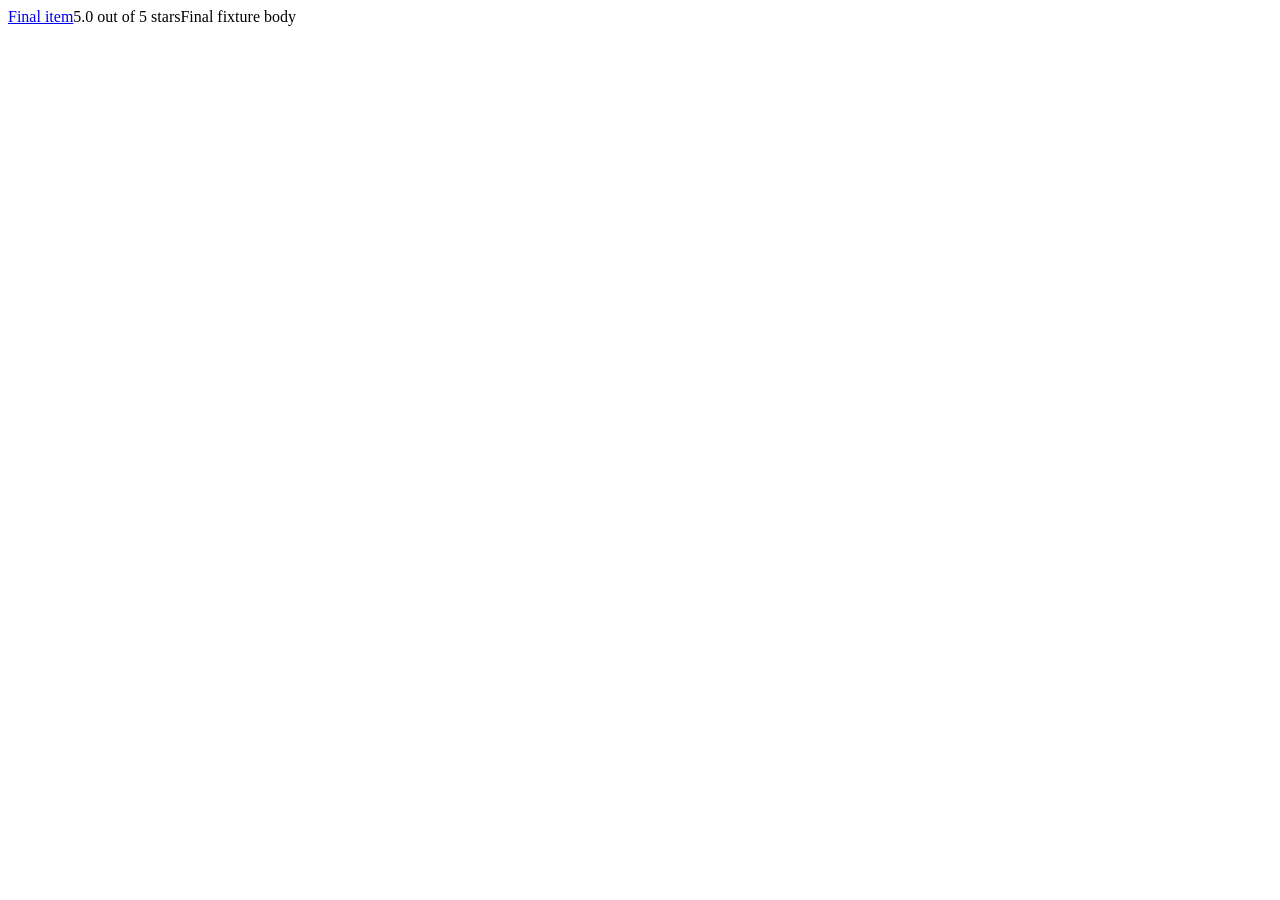
<file: tests/fixtures/reviews_page_2.html>
<!doctype html><html><body><div data-hook="review" id="R3"><a data-hook="review-title" href="/review/R3">Final item</a><span data-hook="review-star-rating">5.0 out of 5 stars</span><span data-hook="review-body">Final fixture body</span></div></body></html>
</file>
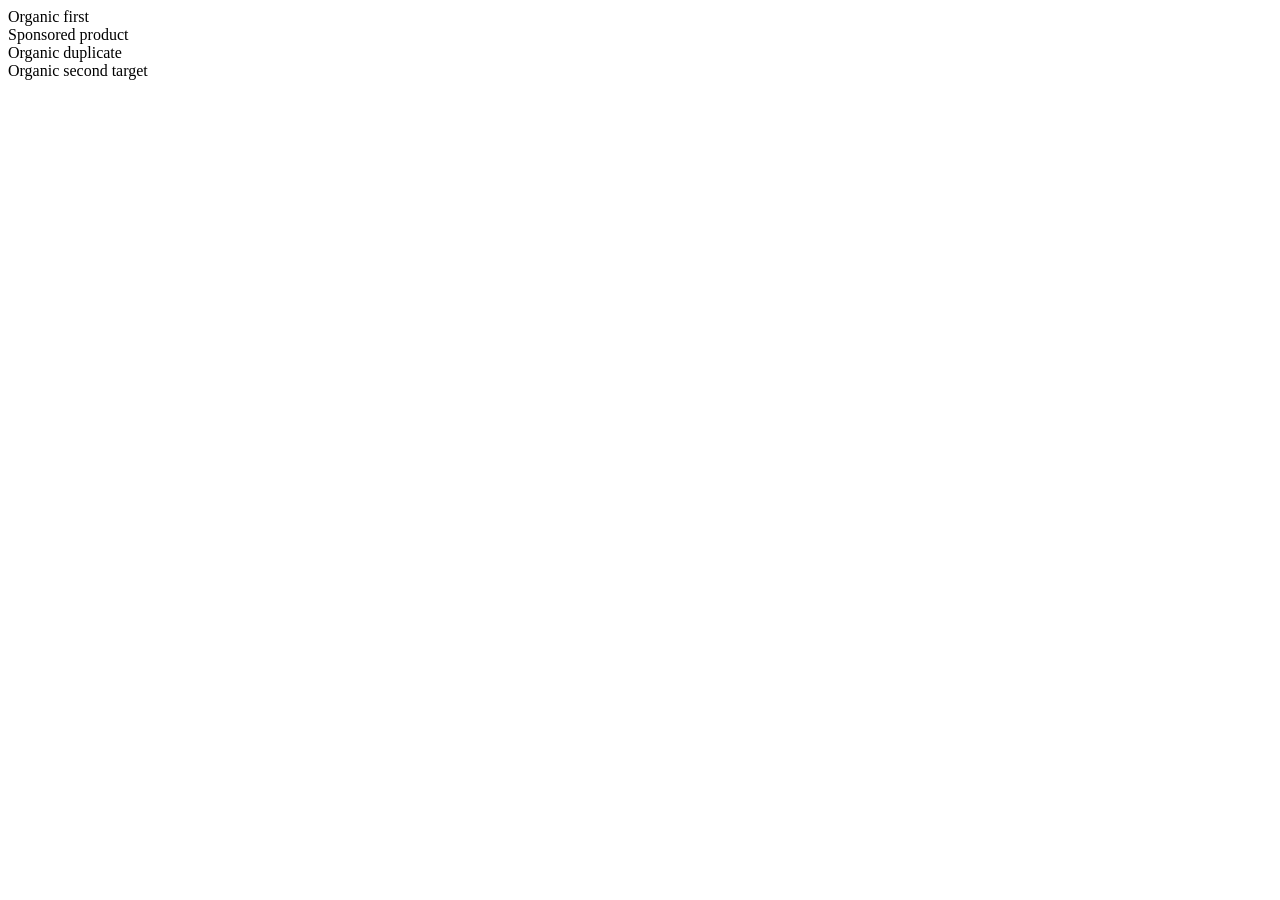
<file: tests/fixtures/search_rank_mixed.html>
<html><body>
<div data-component-type="s-search-result" data-asin="B000000001" class="s-result-item">Organic first</div>
<div data-component-type="s-search-result" data-asin="B000000002" class="s-result-item AdHolder">Sponsored product</div>
<div data-component-type="s-search-result" data-asin="B000000001" class="s-result-item">Organic duplicate</div>
<div data-component-type="s-search-result" data-asin="B000000003" class="s-result-item">Organic second target</div>
</body></html>
</file>
